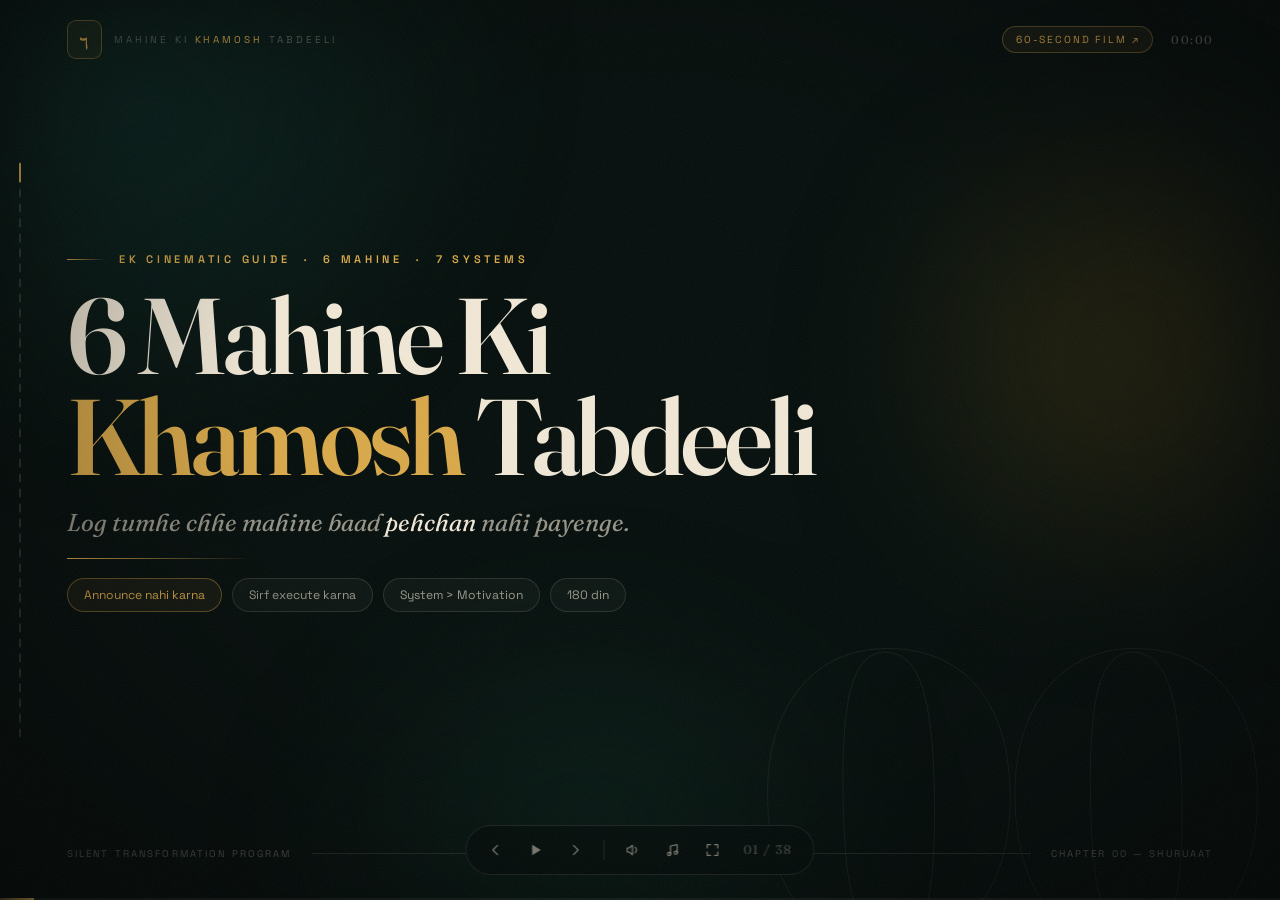
<file: app/index.html>
<!DOCTYPE html>
<html lang="ur-PK">
<head>
<meta charset="UTF-8" />
<meta name="viewport" content="width=device-width, initial-scale=1.0" />
<title>6 Mahine Ki Khamosh Tabdeeli — Silent Transformation</title>
<meta name="description" content="Ek cinematic self-improvement presentation: 6 mahine mein apni zindagi ko chup-chaap badalne ka poora system." />
<link rel="preconnect" href="https://fonts.googleapis.com">
<link rel="preconnect" href="https://fonts.gstatic.com" crossorigin>
<link href="https://fonts.googleapis.com/css2?family=Fraunces:ital,opsz,wght@0,9..144,300..900;1,9..144,300..900&family=Space+Grotesk:wght@300..700&family=Noto+Nastaliq+Urdu:wght@400..700&display=swap" rel="stylesheet">
<link rel="stylesheet" href="./style.css" />
</head>
<body>

<div class="letterbox" aria-hidden="true"></div>
<div class="grain" aria-hidden="true"></div>
<div class="vignette" aria-hidden="true"></div>
<div class="aurora" aria-hidden="true"><span></span><span></span><span></span></div>

<main class="stage" id="stage">
  <div class="deck" id="deck"><!-- slides injected --></div>
</main>

<!-- progress rail -->
<aside class="rail" id="rail" aria-hidden="true"></aside>

<!-- top bar -->
<header class="topbar">
  <div class="brand">
    <span class="brand-mark">۶</span>
    <span class="brand-text">MAHINE KI <em>KHAMOSH</em> TABDEELI</span>
  </div>
  <div class="topbar-right">
    <a class="film-link" href="./video.html">60-second film ↗</a>
    <span class="clock" id="clock">00:00</span>
  </div>
</header>

<div class="progressbar"><i id="progressFill"></i></div>

<!-- controls -->
<nav class="controls" id="controls">
  <button data-act="prev" title="Peeche (←)">
    <svg viewBox="0 0 24 24"><path d="M15 5l-7 7 7 7"/></svg>
  </button>
  <button data-act="play" id="btnPlay" title="Auto-play / Cinematic (P)">
    <svg viewBox="0 0 24 24" class="ic-play"><path d="M7 4l13 8-13 8z"/></svg>
    <svg viewBox="0 0 24 24" class="ic-pause"><path d="M7 4h4v16H7zM13 4h4v16h-4z"/></svg>
  </button>
  <button data-act="next" title="Aage (→ / Space)">
    <svg viewBox="0 0 24 24"><path d="M9 5l7 7-7 7"/></svg>
  </button>
  <span class="sep"></span>
  <button data-act="voice" id="btnVoice" class="toggle" title="Voiceover (V)">
    <svg viewBox="0 0 24 24"><path d="M4 9h3l5-4v14l-5-4H4zM16 8a5 5 0 010 8"/></svg>
  </button>
  <button data-act="music" id="btnMusic" class="toggle" title="Ambient music (M)">
    <svg viewBox="0 0 24 24"><path d="M9 18V6l10-2v12"/><circle cx="7" cy="18" r="2.4"/><circle cx="17" cy="16" r="2.4"/></svg>
  </button>
  <button data-act="full" title="Fullscreen (F)">
    <svg viewBox="0 0 24 24"><path d="M4 9V4h5M20 9V4h-5M4 15v5h5M20 15v5h-5"/></svg>
  </button>
  <span class="counter" id="counter">01 / 42</span>
</nav>

<script type="module" src="./main.js"></script>
</body>
</html>
</file>
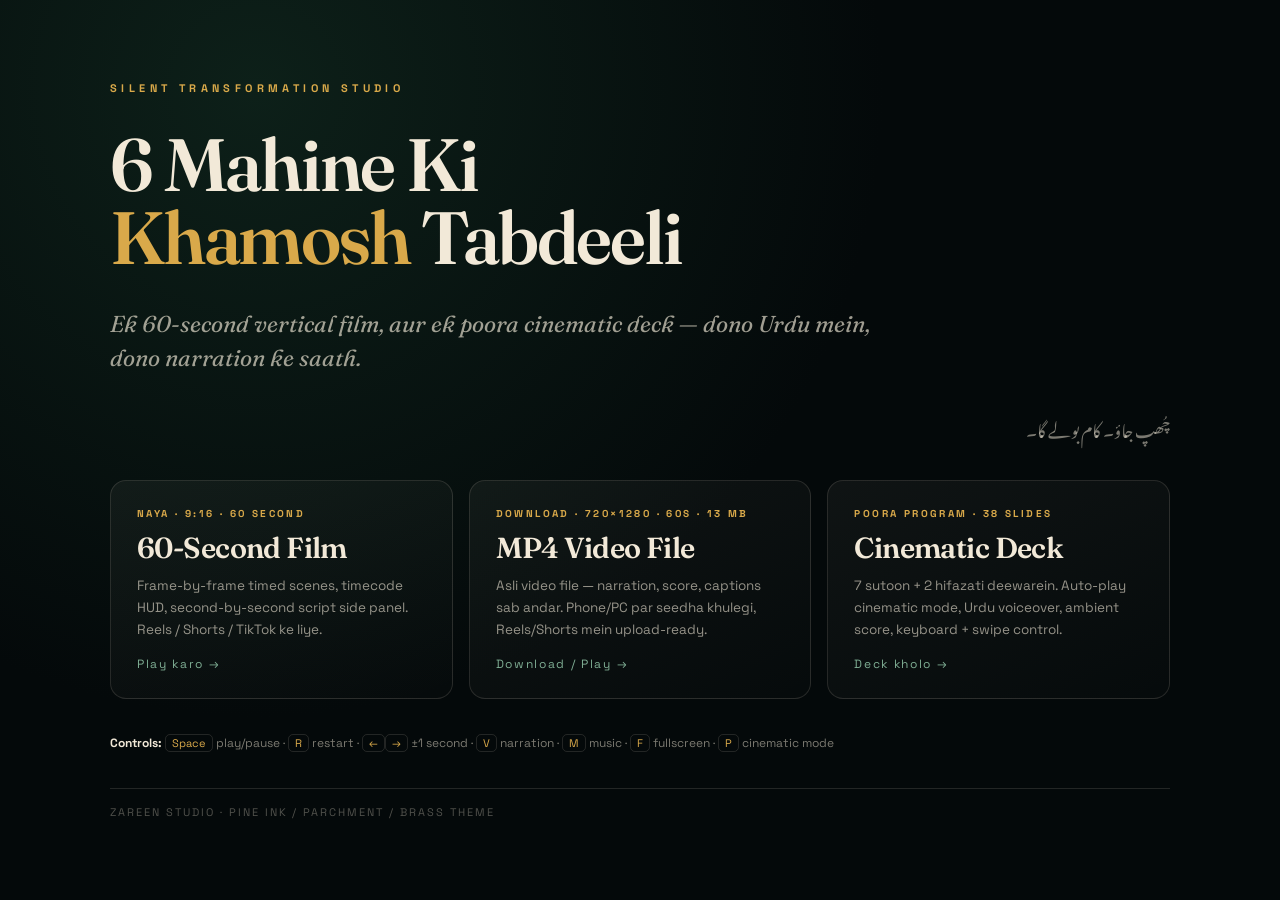
<file: app/home.html>
<!DOCTYPE html>
<html lang="ur-PK">
<head>
<meta charset="UTF-8" />
<meta name="viewport" content="width=device-width, initial-scale=1" />
<title>Khamosh Tabdeeli — Silent Transformation Studio</title>
<link rel="preconnect" href="https://fonts.googleapis.com">
<link rel="preconnect" href="https://fonts.gstatic.com" crossorigin>
<link href="https://fonts.googleapis.com/css2?family=Fraunces:opsz,wght@9..144,300..900&family=Space+Grotesk:wght@300..700&family=Noto+Nastaliq+Urdu:wght@400..700&display=swap" rel="stylesheet">
<style>
:root{--ink:#060f0d;--paper:#f2e9d8;--gold:#d9a94a;--sage:#7fae94;--line:rgba(242,233,216,.13)}
*{box-sizing:border-box;margin:0;padding:0}
body{min-height:100vh;background:radial-gradient(70vw 70vw at 20% 10%,#0d2019,#04090a 70%);color:var(--paper);
font-family:"Space Grotesk",system-ui,sans-serif;display:grid;place-items:center;padding:6vh 6vw;overflow-x:hidden}
.wrap{max-width:1060px;width:100%;display:flex;flex-direction:column;gap:34px}
.kick{font-size:11px;letter-spacing:.4em;color:var(--gold);text-transform:uppercase;font-weight:700}
h1{font-family:"Fraunces",Georgia,serif;font-weight:600;font-size:clamp(34px,6.4vw,74px);line-height:.98;letter-spacing:-.03em}
h1 span{color:var(--gold)}
.sub{font-family:"Fraunces",Georgia,serif;font-style:italic;font-size:clamp(15px,1.9vw,23px);color:rgba(242,233,216,.66);line-height:1.45;max-width:52ch}
.urd{font-family:"Noto Nastaliq Urdu",serif;direction:rtl;line-height:2.2;color:rgba(242,233,216,.5);font-size:clamp(13px,1.5vw,17px)}
.cards{display:grid;grid-template-columns:repeat(auto-fit,minmax(280px,1fr));gap:16px}
a.card{display:flex;flex-direction:column;gap:10px;padding:26px;border:1px solid var(--line);border-radius:16px;
background:linear-gradient(155deg,rgba(242,233,216,.05),rgba(242,233,216,.012));text-decoration:none;color:inherit;
transition:transform .4s cubic-bezier(.16,1,.3,1),border-color .4s}
a.card:hover{transform:translateY(-5px);border-color:rgba(217,169,74,.45)}
.tag{font-size:10px;letter-spacing:.24em;text-transform:uppercase;color:var(--gold);font-weight:700}
.ct{font-family:"Fraunces",Georgia,serif;font-size:clamp(20px,2.4vw,29px);font-weight:600;letter-spacing:-.02em}
.cd{font-size:13.5px;line-height:1.6;color:rgba(242,233,216,.6)}
.go{margin-top:6px;font-size:12px;letter-spacing:.14em;color:var(--sage)}
.foot{font-size:11px;letter-spacing:.18em;text-transform:uppercase;color:rgba(242,233,216,.32);border-top:1px solid var(--line);padding-top:16px}
.keys{font-size:12px;line-height:1.7;color:rgba(242,233,216,.5)}
kbd{border:1px solid var(--line);border-radius:5px;padding:1px 6px;font-family:"Space Grotesk",monospace;font-size:11px;color:var(--gold)}
</style>
</head>
<body>
<div class="wrap">
  <div class="kick">Silent Transformation Studio</div>
  <h1>6 Mahine Ki<br><span>Khamosh</span> Tabdeeli</h1>
  <p class="sub">Ek 60-second vertical film, aur ek poora cinematic deck — dono Urdu mein, dono narration ke saath.</p>
  <p class="urd">چُھپ جاؤ۔ کام بولے گا۔</p>

  <div class="cards">
    <a class="card" href="./video.html">
      <div class="tag">Naya · 9:16 · 60 second</div>
      <div class="ct">60-Second Film</div>
      <div class="cd">Frame-by-frame timed scenes, timecode HUD, second-by-second script side panel. Reels / Shorts / TikTok ke liye.</div>
      <div class="go">Play karo →</div>
    </a>
    <a class="card" href="./exports/khamosh-tabdeeli-60s.mp4" download>
      <div class="tag">Download · 720×1280 · 60s · 13 MB</div>
      <div class="ct">MP4 Video File</div>
      <div class="cd">Asli video file — narration, score, captions sab andar. Phone/PC par seedha khulegi, Reels/Shorts mein upload-ready.</div>
      <div class="go">Download / Play →</div>
    </a>
    <a class="card" href="./index.html">
      <div class="tag">Poora program · 38 slides</div>
      <div class="ct">Cinematic Deck</div>
      <div class="cd">7 sutoon + 2 hifazati deewarein. Auto-play cinematic mode, Urdu voiceover, ambient score, keyboard + swipe control.</div>
      <div class="go">Deck kholo →</div>
    </a>
  </div>

  <div class="keys">
    <b style="color:var(--paper)">Controls:</b>
    <kbd>Space</kbd> play/pause · <kbd>R</kbd> restart · <kbd>←</kbd><kbd>→</kbd> ±1 second ·
    <kbd>V</kbd> narration · <kbd>M</kbd> music · <kbd>F</kbd> fullscreen · <kbd>P</kbd> cinematic mode
  </div>

  <div class="foot">Zareen Studio · Pine ink / Parchment / Brass theme</div>
</div>
</body>
</html>
</file>
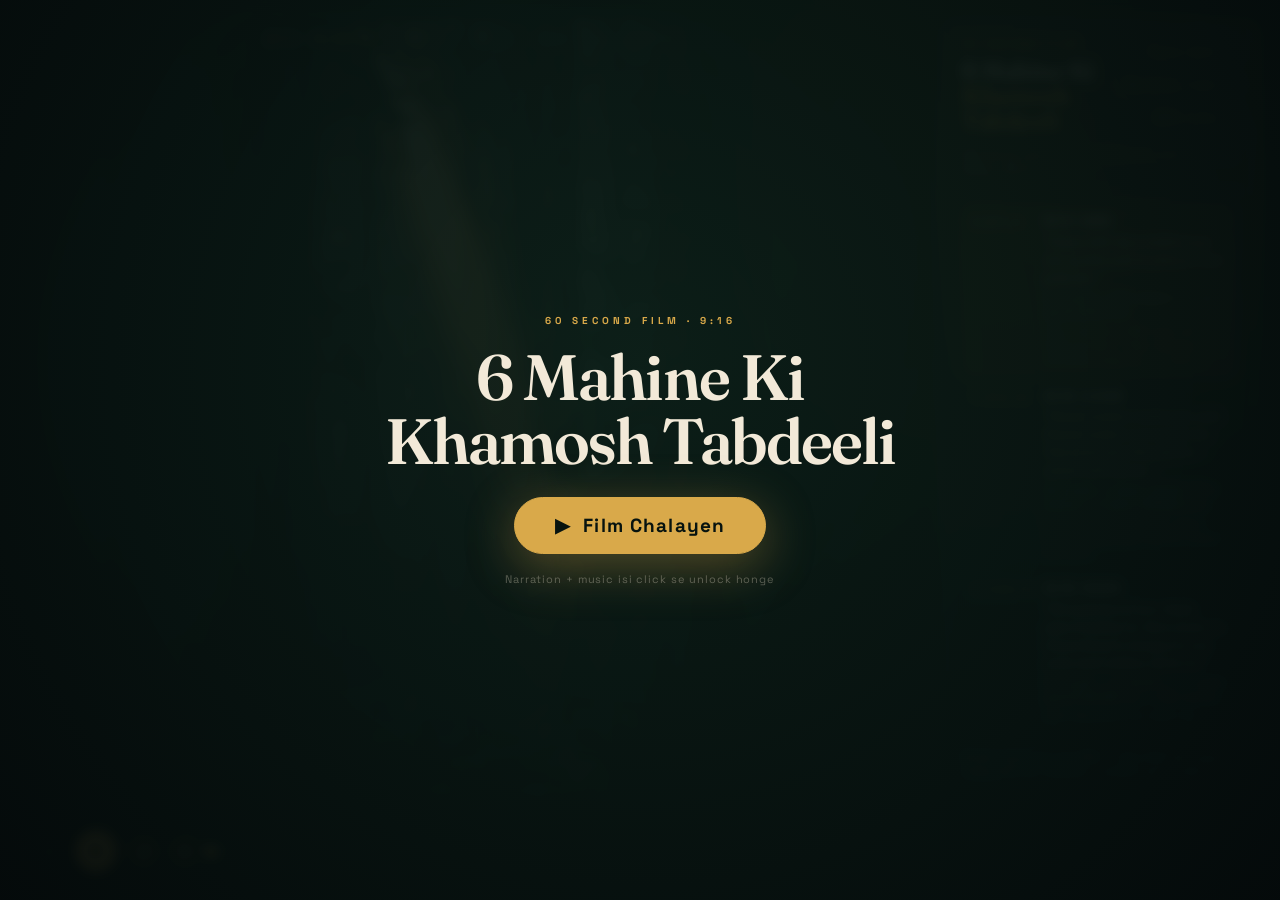
<file: app/video.html>
<!DOCTYPE html>
<html lang="ur-PK">
<head>
<meta charset="UTF-8" />
<meta name="viewport" content="width=device-width, initial-scale=1, viewport-fit=cover" />
<title>60 Second — 6 Mahine Ki Khamosh Tabdeeli</title>
<meta name="description" content="60-second vertical cinematic video: 6 mahine ki khamosh tabdeeli. Frame-by-frame timed scenes with Urdu narration." />
<link rel="preconnect" href="https://fonts.googleapis.com">
<link rel="preconnect" href="https://fonts.gstatic.com" crossorigin>
<link href="https://fonts.googleapis.com/css2?family=Fraunces:ital,opsz,wght@0,9..144,300..900;1,9..144,300..900&family=Space+Grotesk:wght@300..700&family=JetBrains+Mono:wght@400;700&family=Noto+Nastaliq+Urdu:wght@400..700&display=swap" rel="stylesheet">
<link rel="stylesheet" href="./video.css" />
</head>
<body>

<div class="room">
  <div class="room-glow" aria-hidden="true"></div>

  <!-- vertical 9:16 stage -->
  <div class="frame" id="frame">
    <div class="screen" id="screen">
      <div class="bgs" aria-hidden="true"><div class="bg" id="bgA"></div><div class="bg" id="bgB"></div></div>
      <div class="parts" id="parts" aria-hidden="true"></div>
      <div class="cam" id="cam">
        <div class="layers" id="layers"></div>
      </div>
      <div class="caps" id="caps" aria-hidden="true">
        <div class="cap-line" id="capLine"></div>
        <div class="cap-bar"><i id="capBar"></i></div>
      </div>
      <div class="scr-grain" aria-hidden="true"></div>
      <div class="scr-vig" aria-hidden="true"></div>
      <div class="scr-scan" aria-hidden="true"></div>
      <div class="scr-safe" aria-hidden="true"><i></i><i></i><i></i><i></i></div>

      <!-- HUD -->
      <div class="hud">
        <div class="hud-l">
          <span class="rec"><i></i>REC</span>
          <span class="tc" id="tc">00:00:00</span>
        </div>
        <div class="hud-r">
          <span id="sceneTag">SC 01</span>
          <span class="fps">9:16 · 24fps</span>
        </div>
      </div>

      <!-- beat ruler -->
      <div class="ruler" id="ruler"></div>
    </div>
  </div>

  <!-- side panel: second-by-second script -->
  <aside class="panel">
    <div class="panel-top">
      <div>
        <div class="p-kick">60 SECOND FILM</div>
        <h1 class="p-title">6 Mahine Ki<br><span>Khamosh Tabdeeli</span></h1>
      </div>
      <div class="p-links">
        <a class="deck-link" href="./index.html">Poora deck →</a>
        <a class="deck-link" href="./assets/vo/v2-full.mp3" download>Narration track ↓</a>
        <a class="deck-link" href="./exports/khamosh-tabdeeli-60s.mp4" download>MP4 video ↓</a>
      </div>
    </div>
    <div class="p-sub">Second-by-second script · frame-accurate · vertical (Reels / Shorts / TikTok)</div>
    <div class="beats" id="beats"></div>
    <div class="p-note">Screen record karo (ya OBS) — video 9:16 mein export-ready chalti hai. Voiceover + ambient score andar hi hai.</div>
  </aside>

  <!-- big first-click gate (audio unlock + play) -->
  <div class="gate" id="gate">
    <div class="gate-in">
      <div class="gate-k">60 SECOND FILM · 9:16</div>
      <div class="gate-t">6 Mahine Ki<br>Khamosh Tabdeeli</div>
      <button id="gateBtn">▶ &nbsp;Film Chalayen</button>
      <div class="gate-s">Narration + music isi click se unlock honge</div>
    </div>
  </div>

  <!-- transport -->
  <div class="transport">
    <button id="btnRestart" title="Restart (R)"><svg viewBox="0 0 24 24"><path d="M4 12a8 8 0 108-8"/><path d="M4 4v5h5"/></svg></button>
    <button id="btnPlay" class="big" title="Play / Pause (Space)"><svg viewBox="0 0 24 24" class="ic-play"><path d="M7 4l13 8-13 8z"/></svg><svg viewBox="0 0 24 24" class="ic-pause"><path d="M7 4h4v16H7zM13 4h4v16h-4z"/></svg></button>
    <button id="btnMute" class="on" title="Music (M)"><svg viewBox="0 0 24 24"><path d="M9 18V6l10-2v12"/><circle cx="7" cy="18" r="2.4"/><circle cx="17" cy="16" r="2.4"/></svg></button>
    <button id="btnVoice" class="on" title="Narration (V)"><svg viewBox="0 0 24 24"><path d="M4 9h3l5-4v14l-5-4H4zM16 8a5 5 0 010 8"/></svg></button>
    <div class="scrub" id="scrub"><i id="scrubFill"></i><b id="scrubHead"></b></div>
    <div class="t-readout" id="readout">0.00s / 60.00s</div>
  </div>
</div>

<script type="module" src="./video.js"></script>
</body>
</html>
</file>
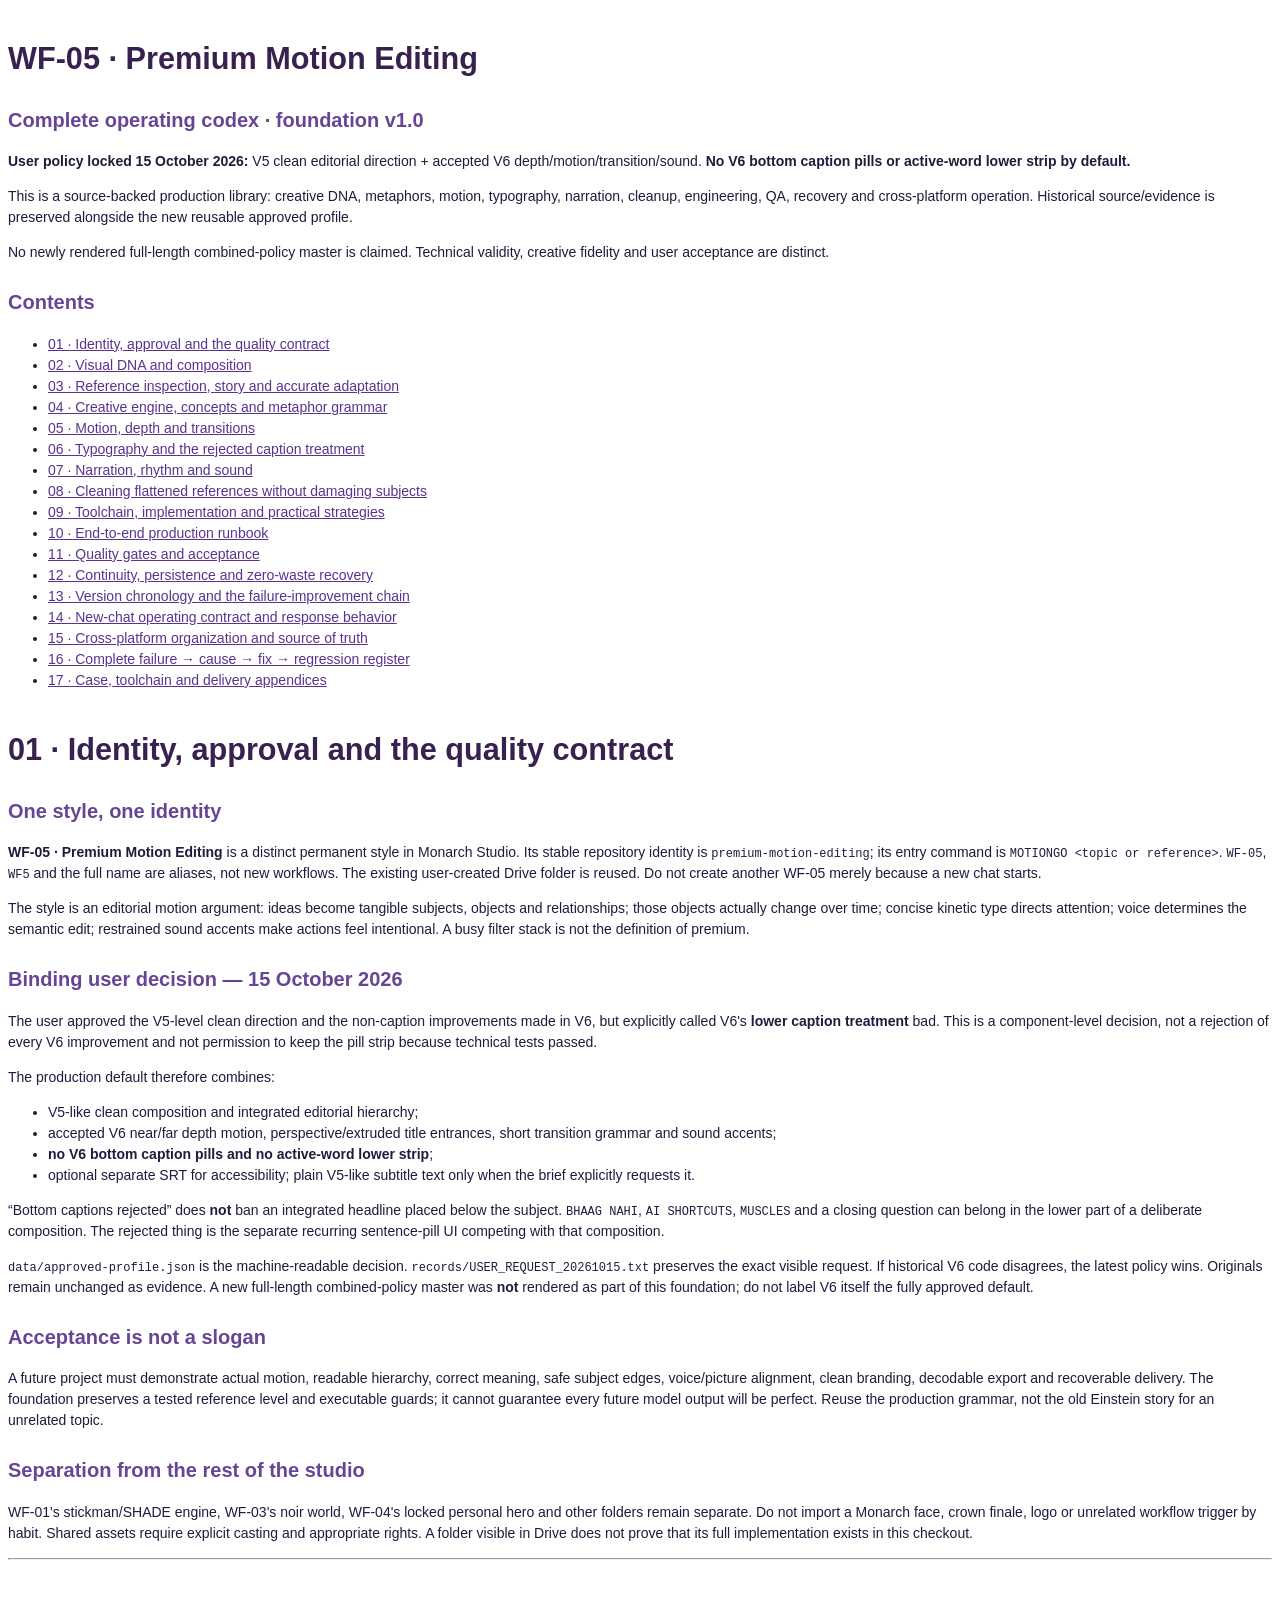
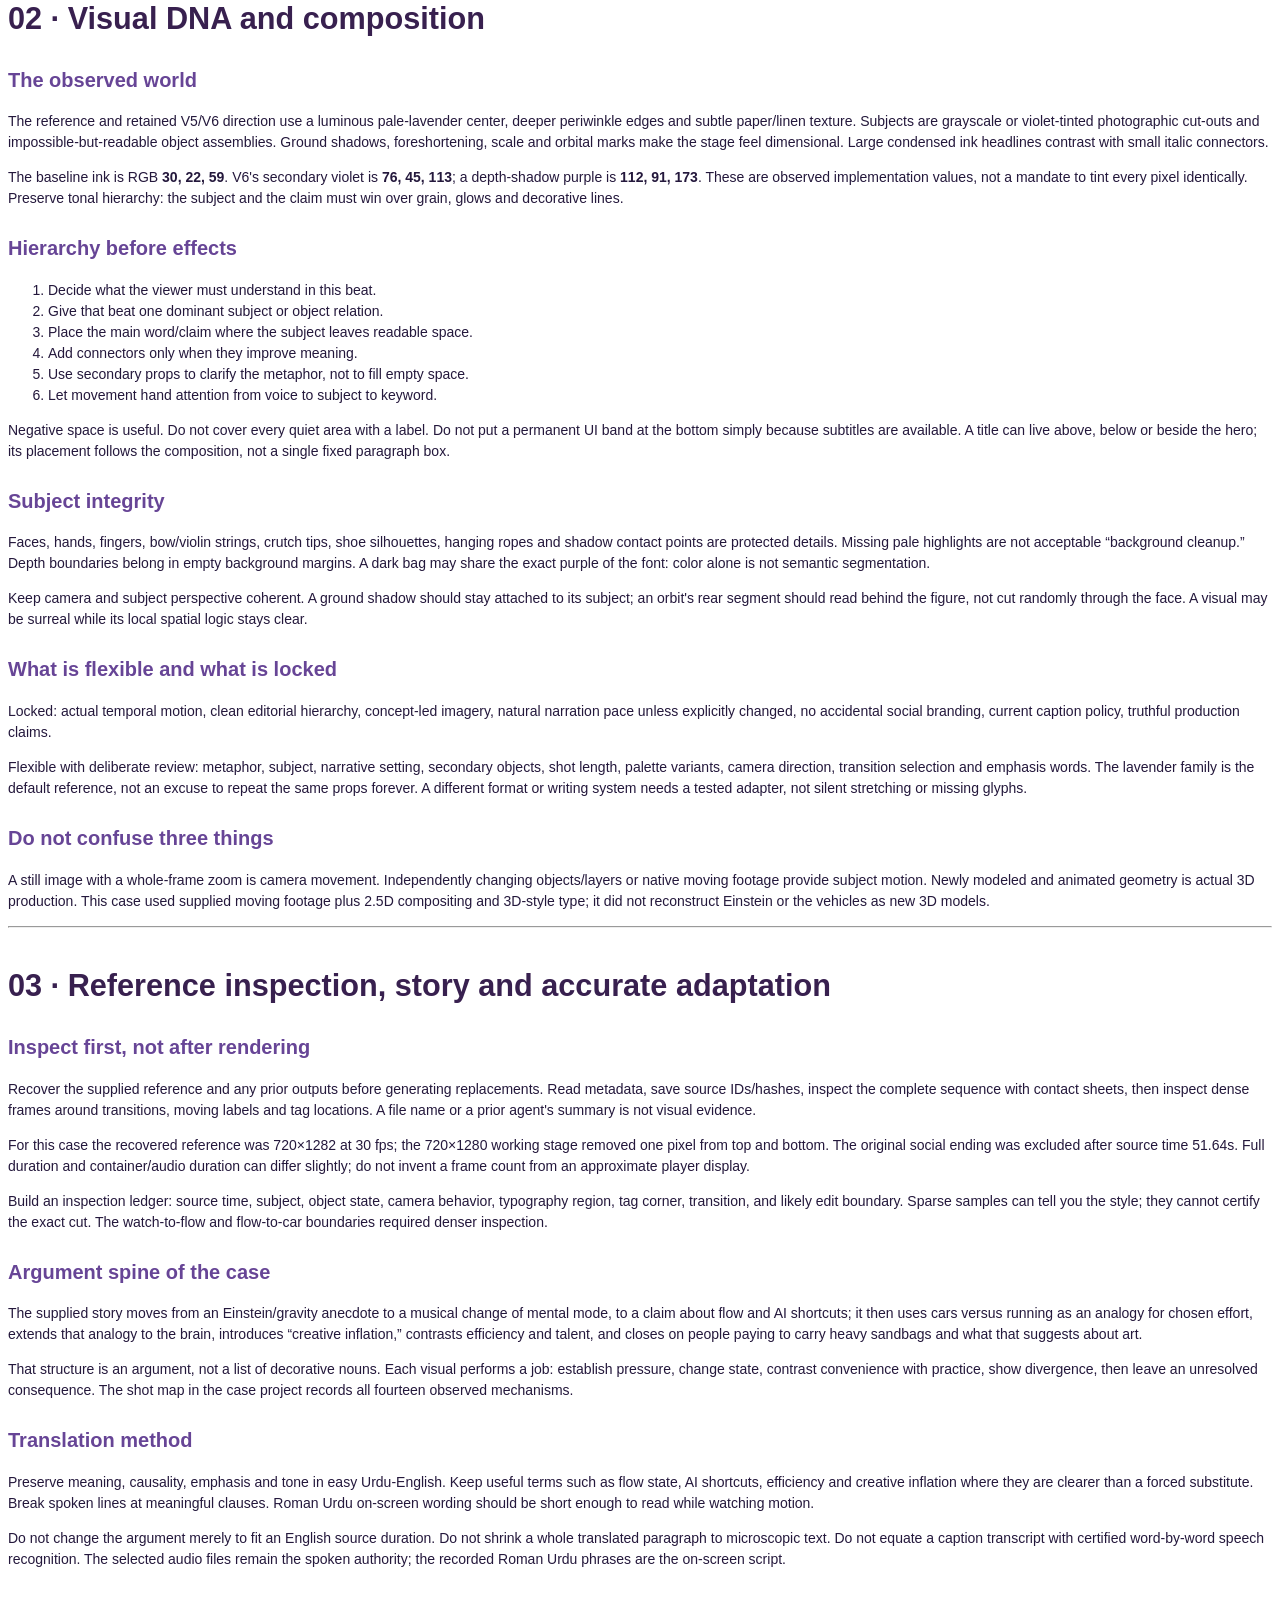
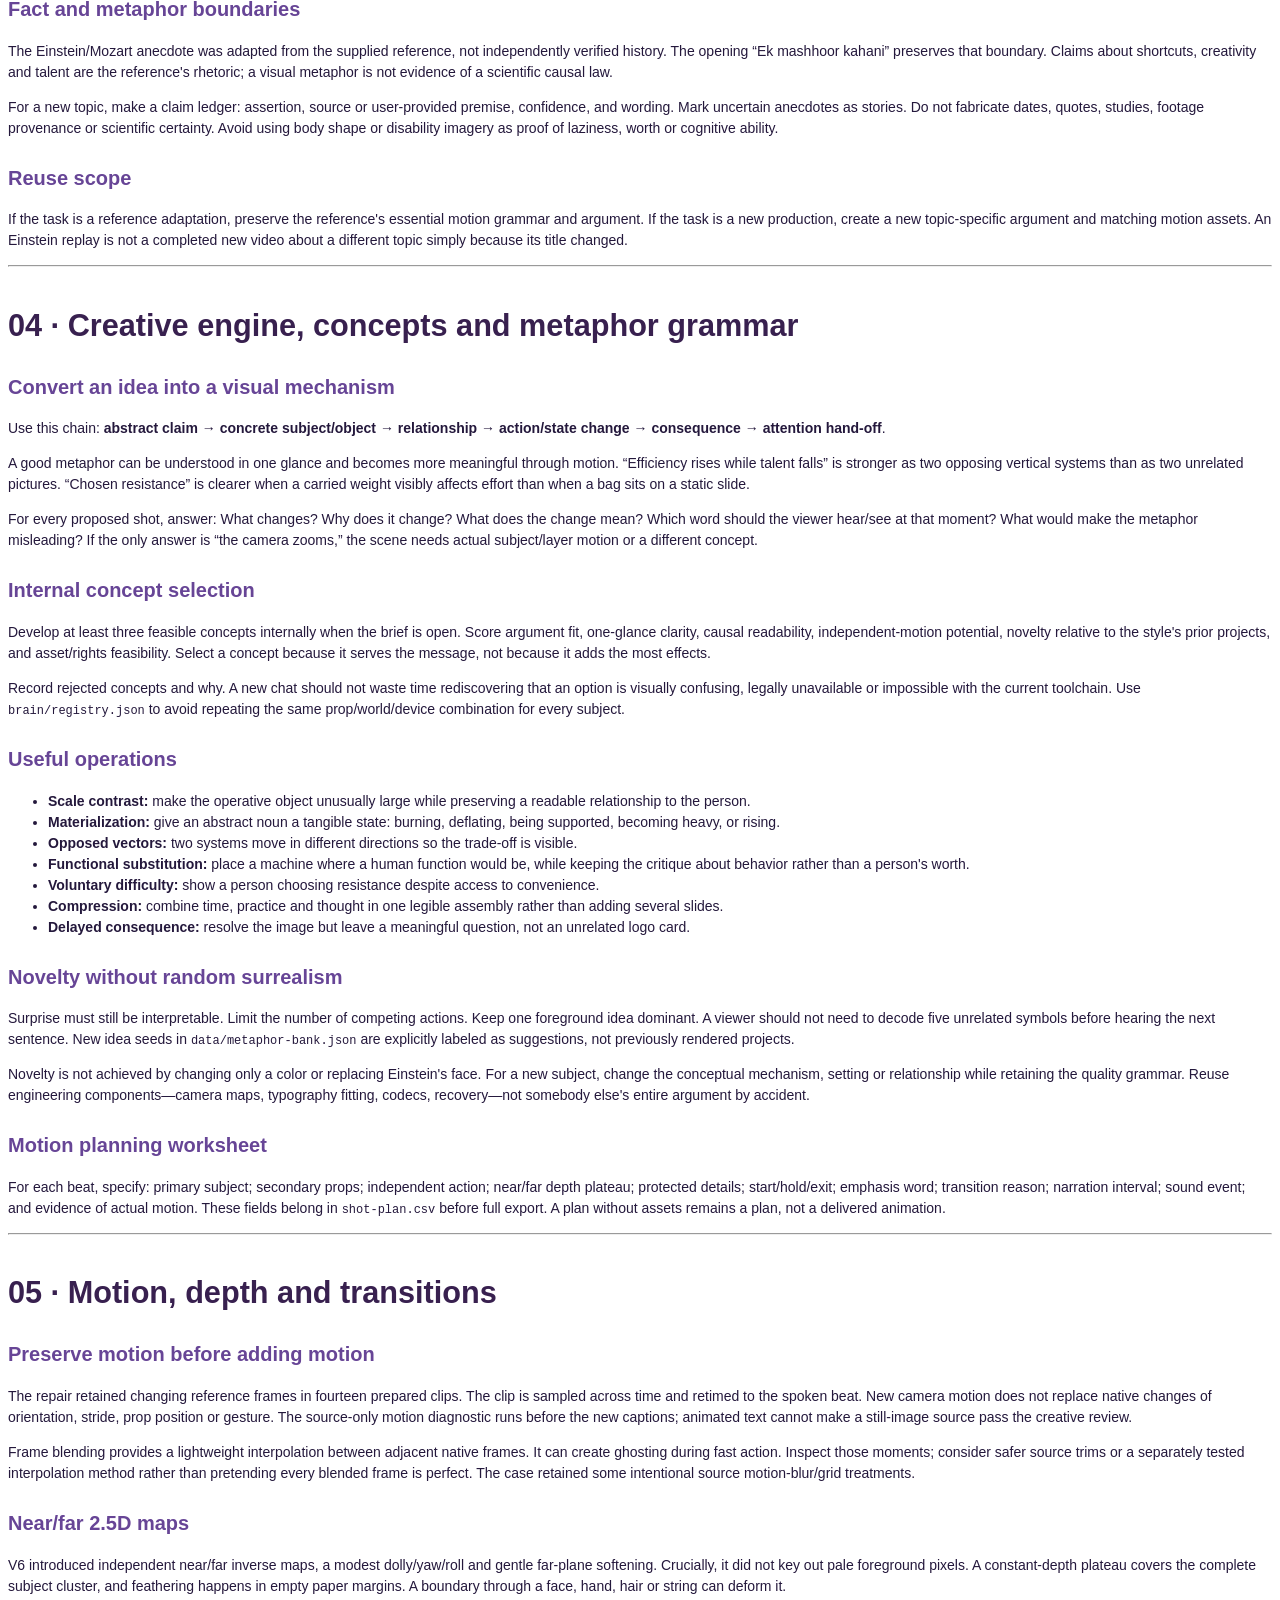
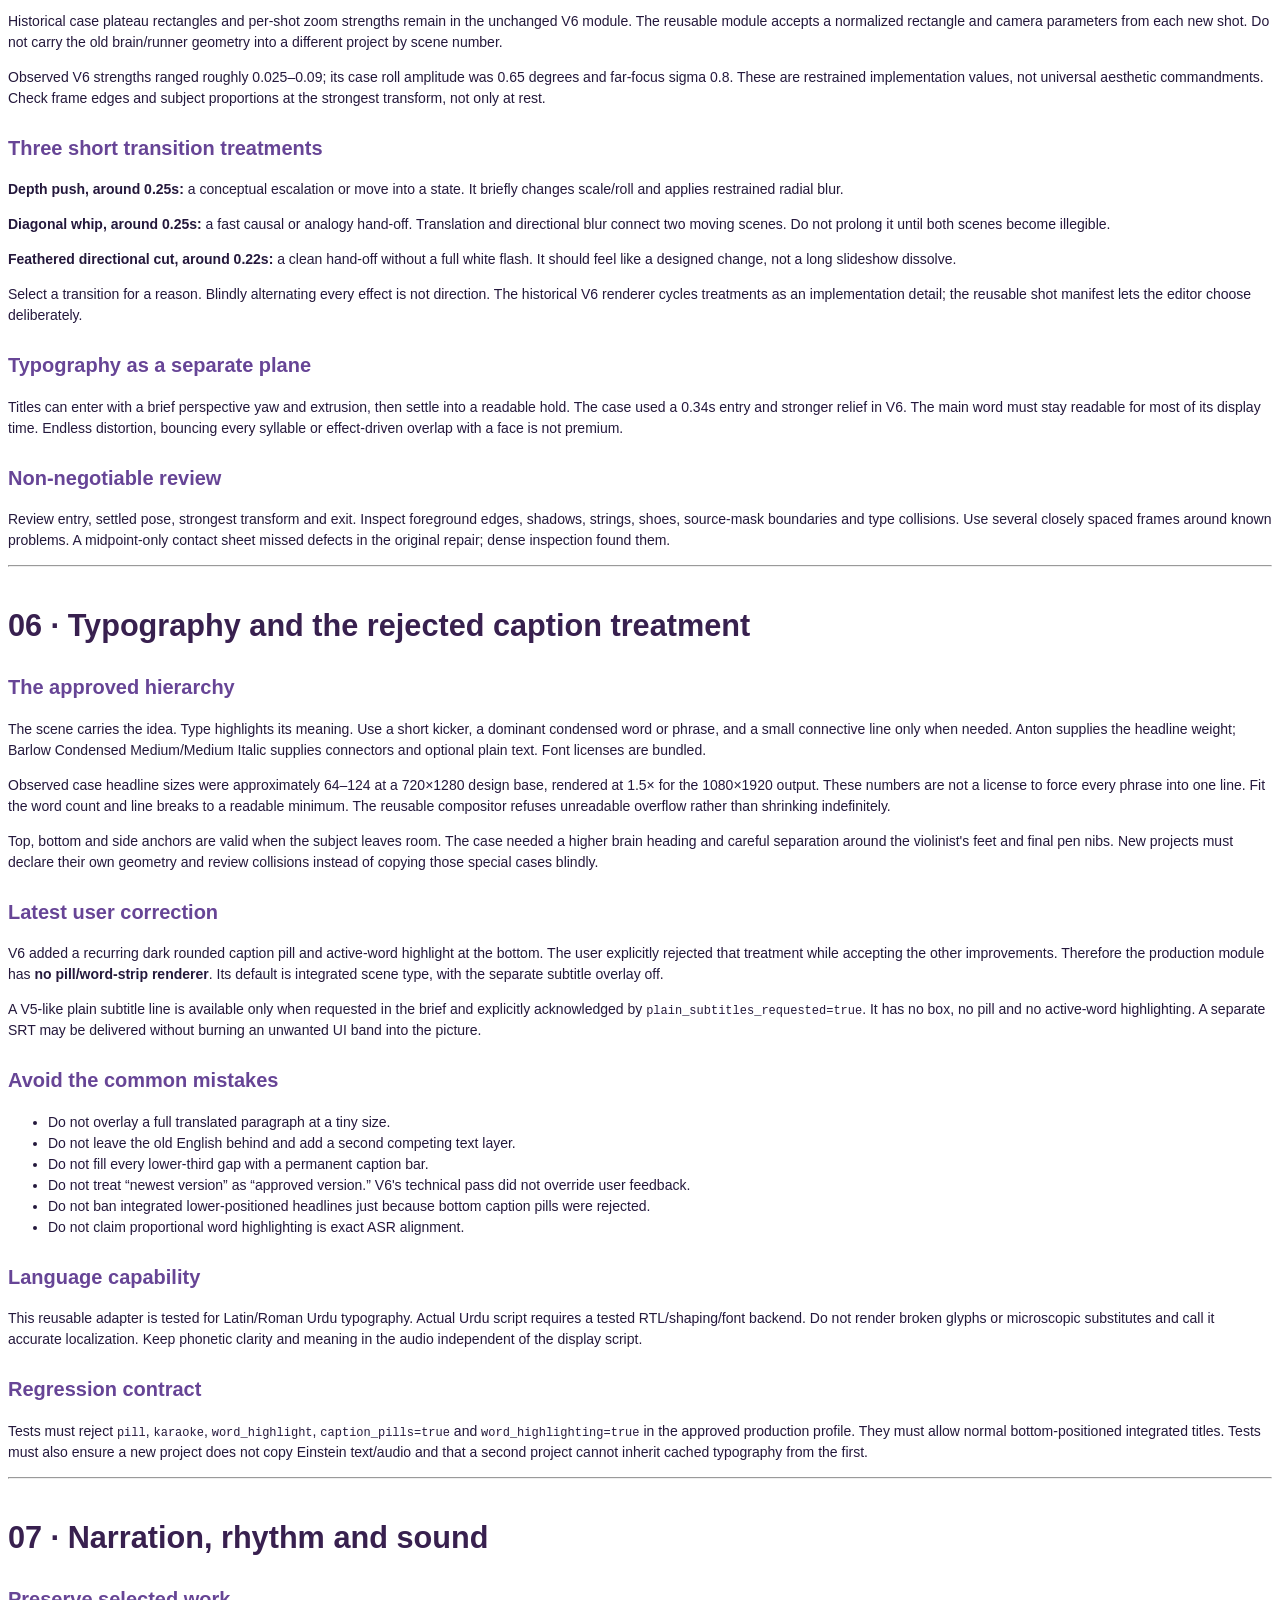
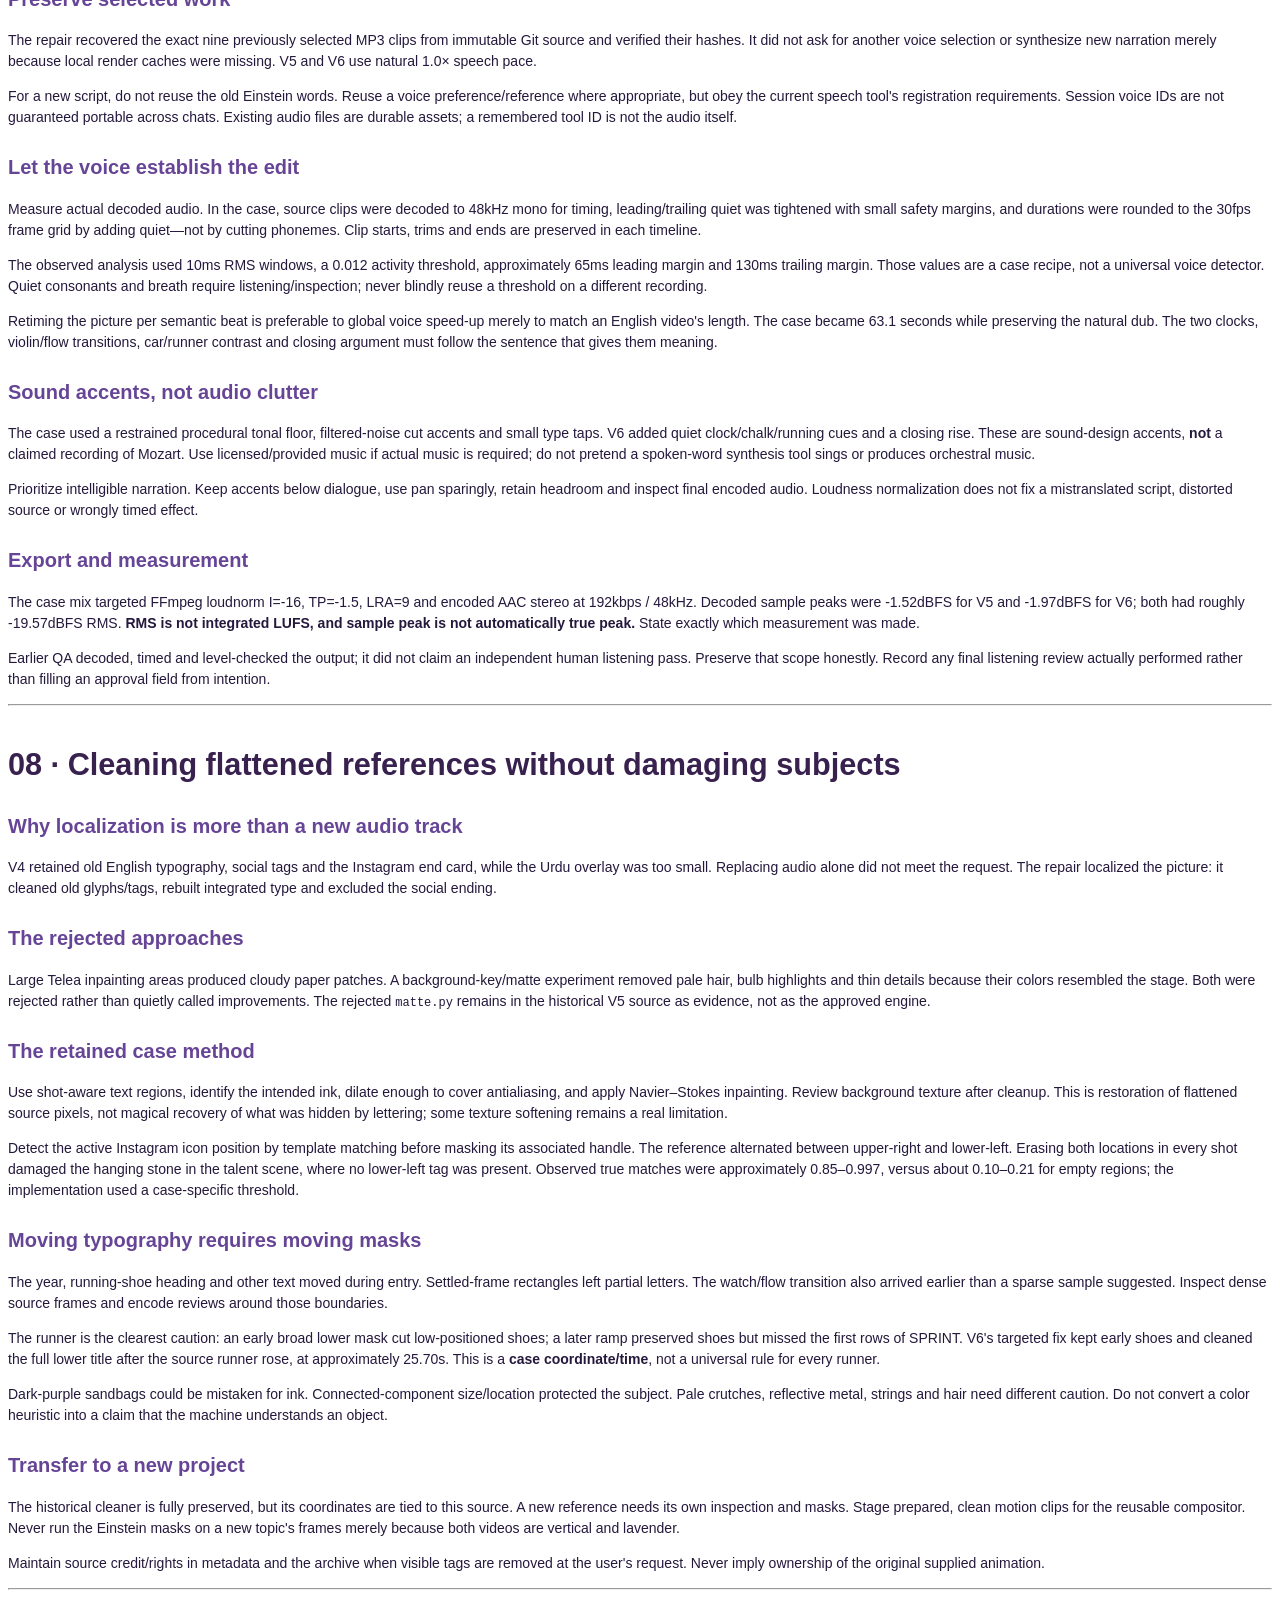
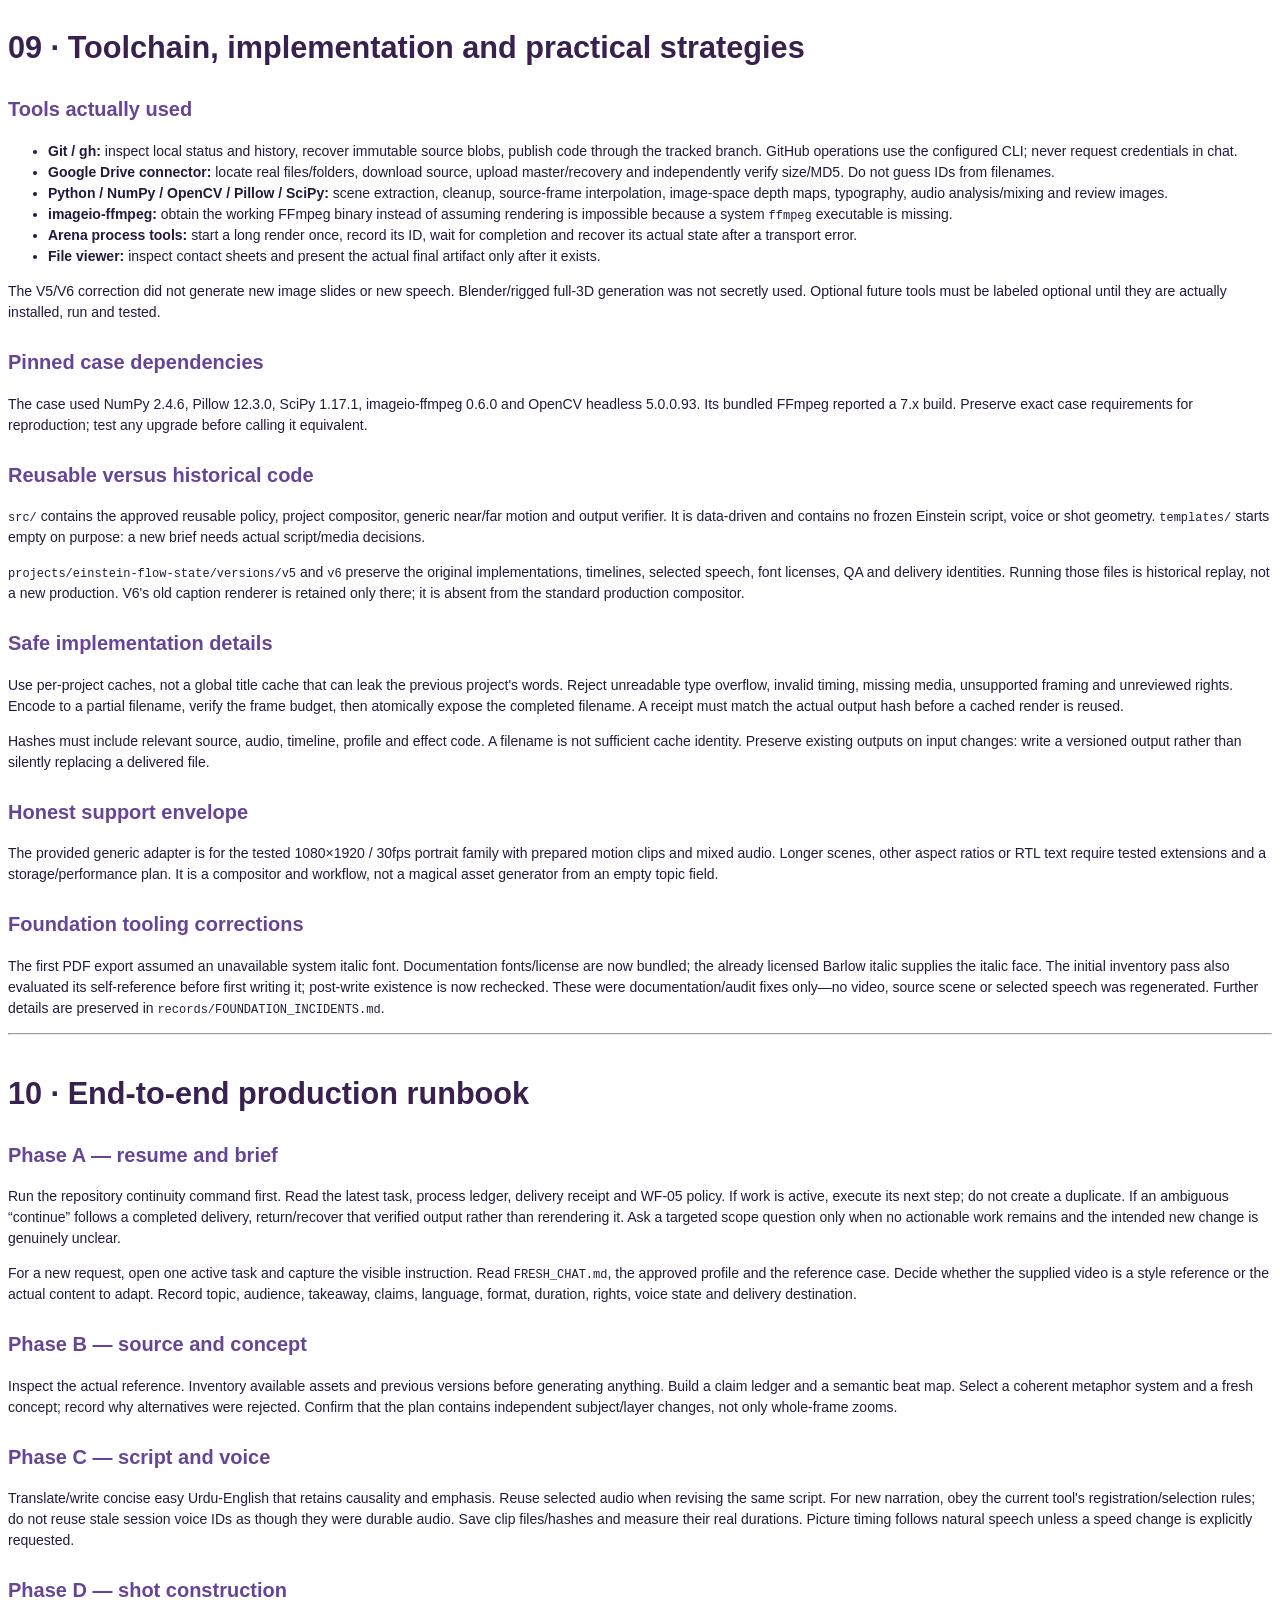
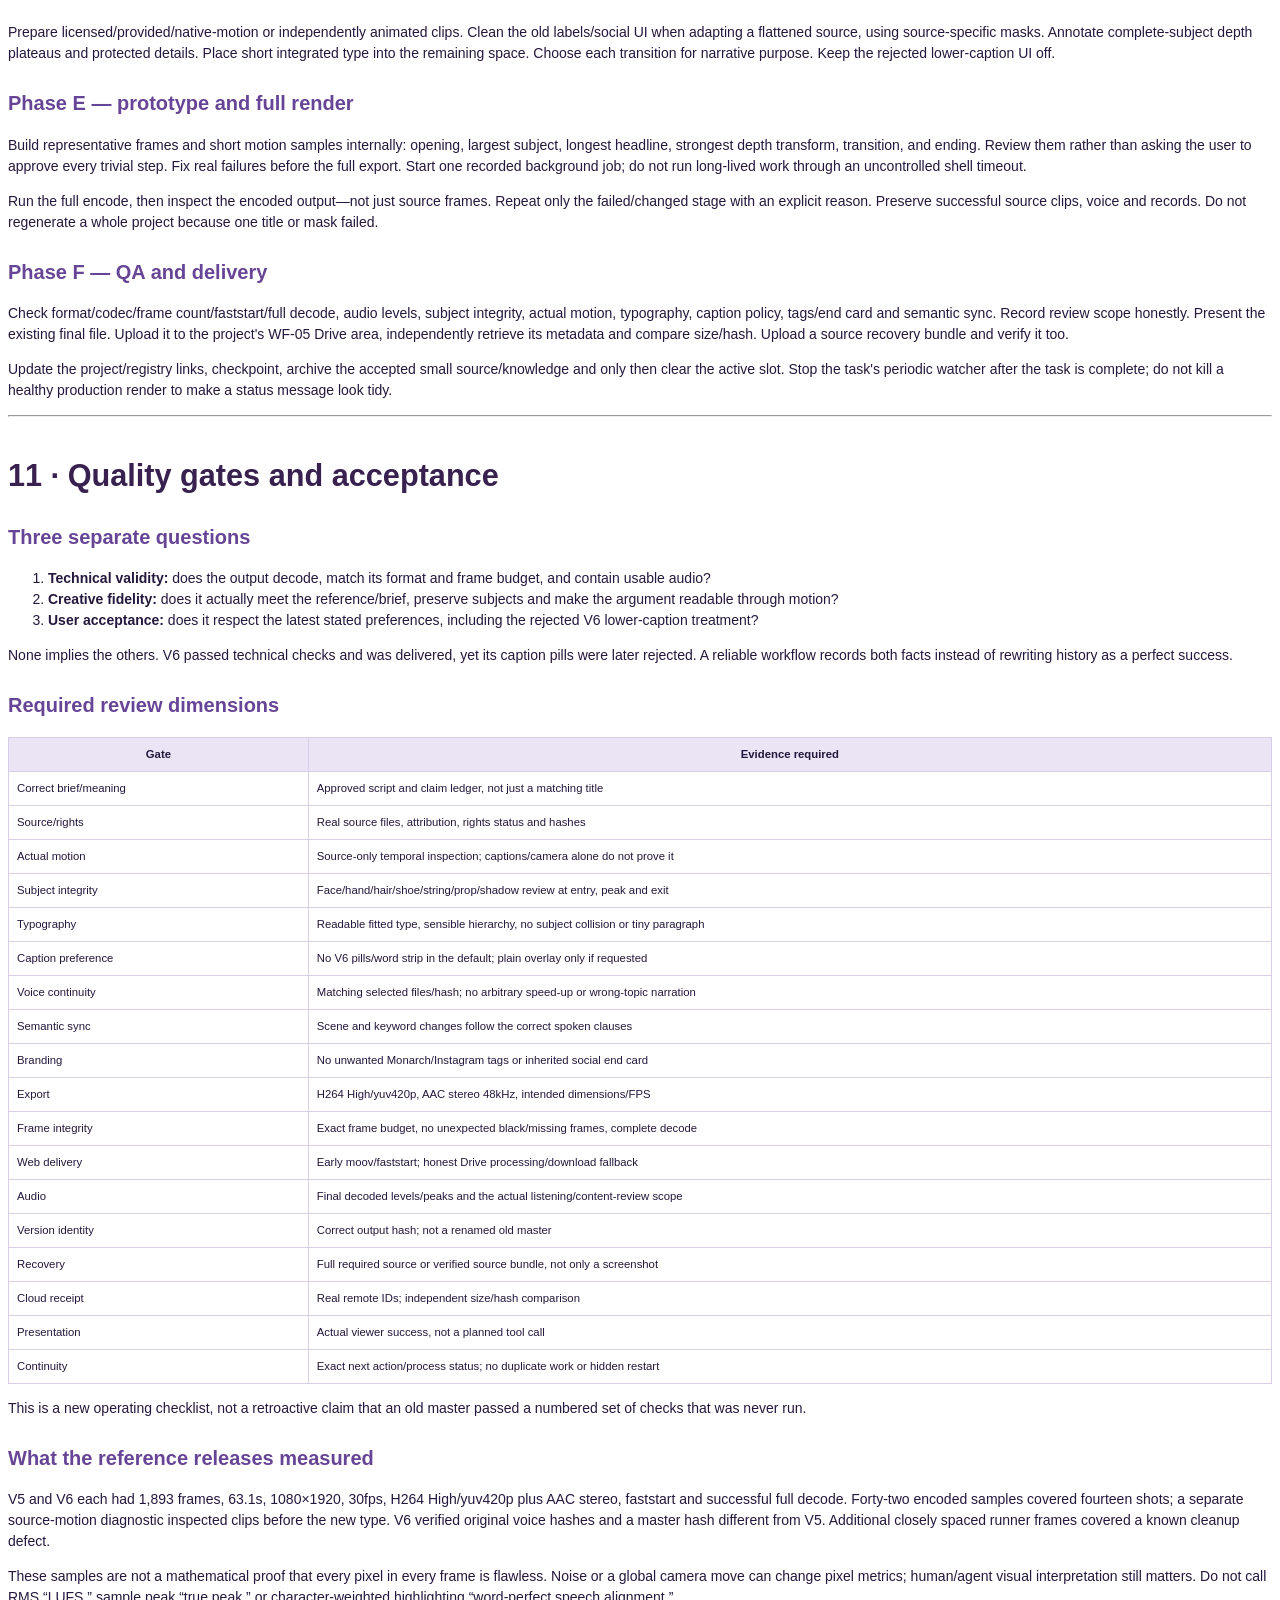
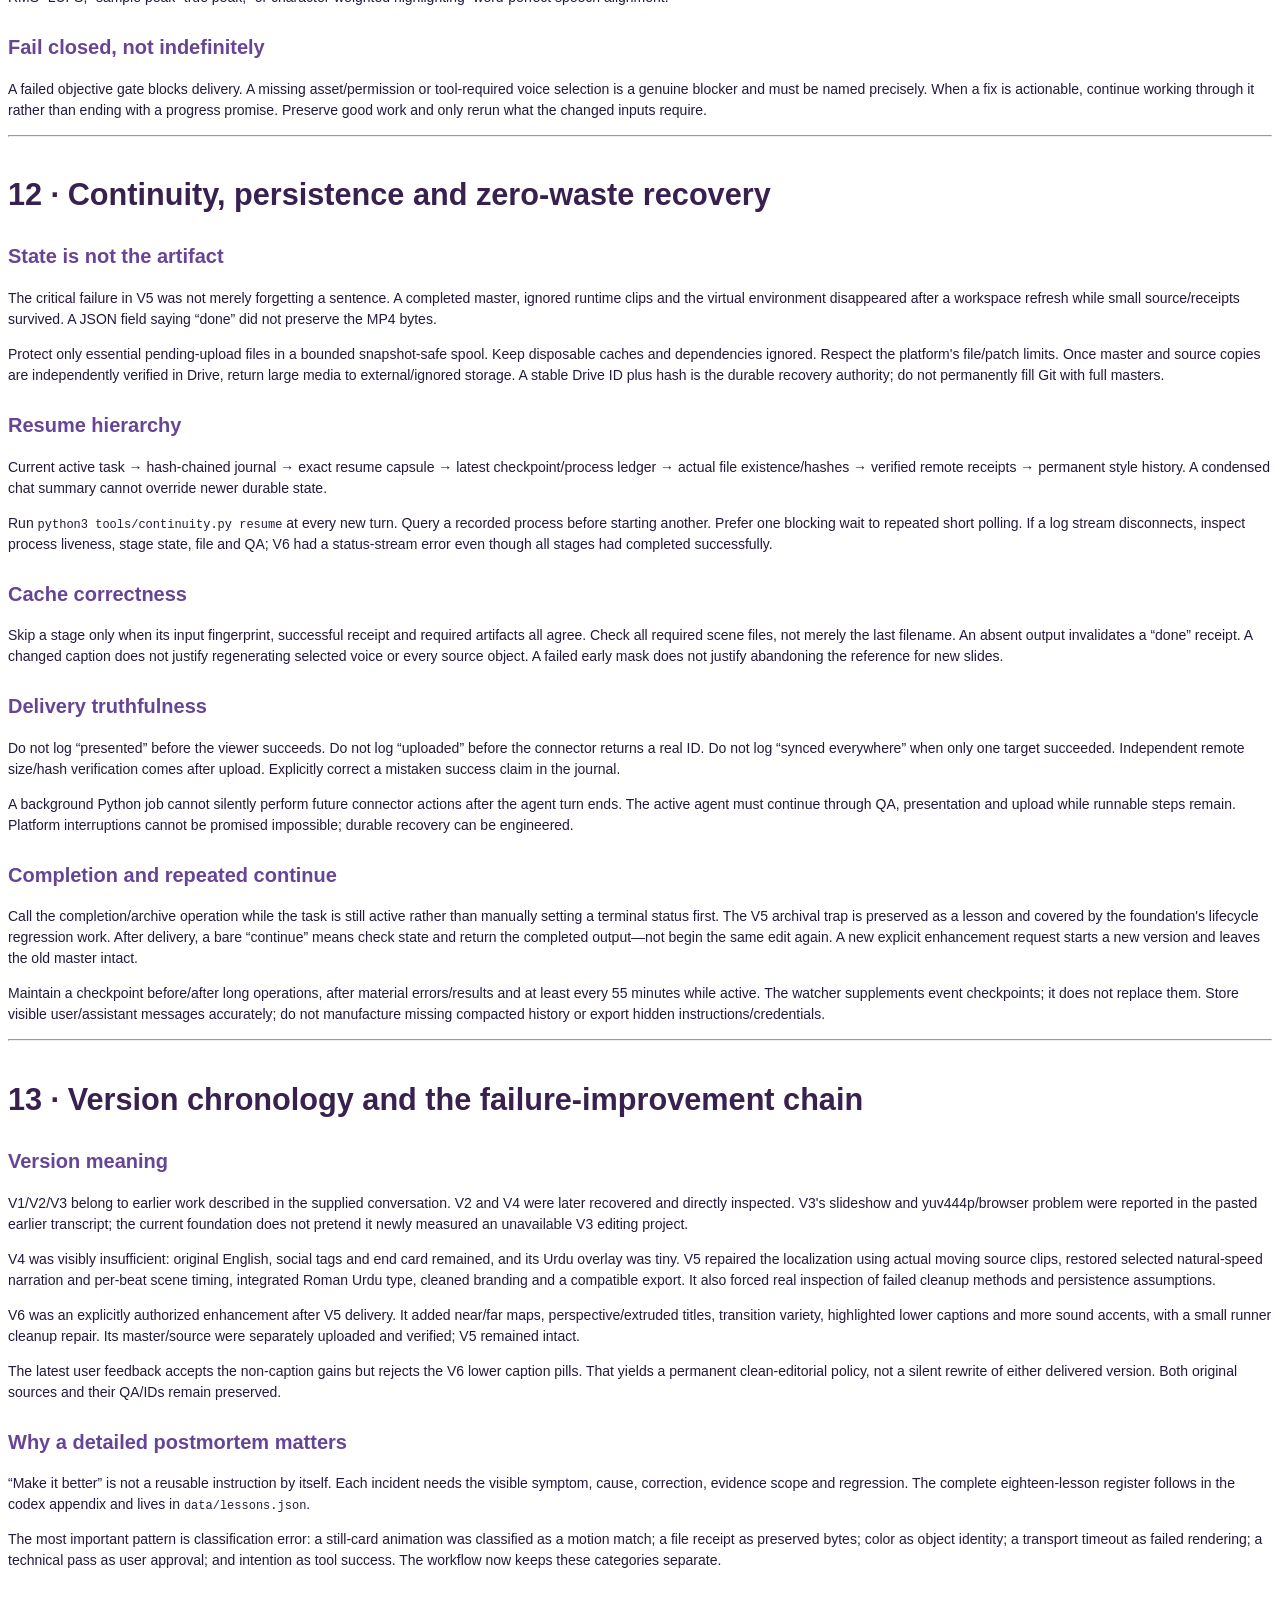
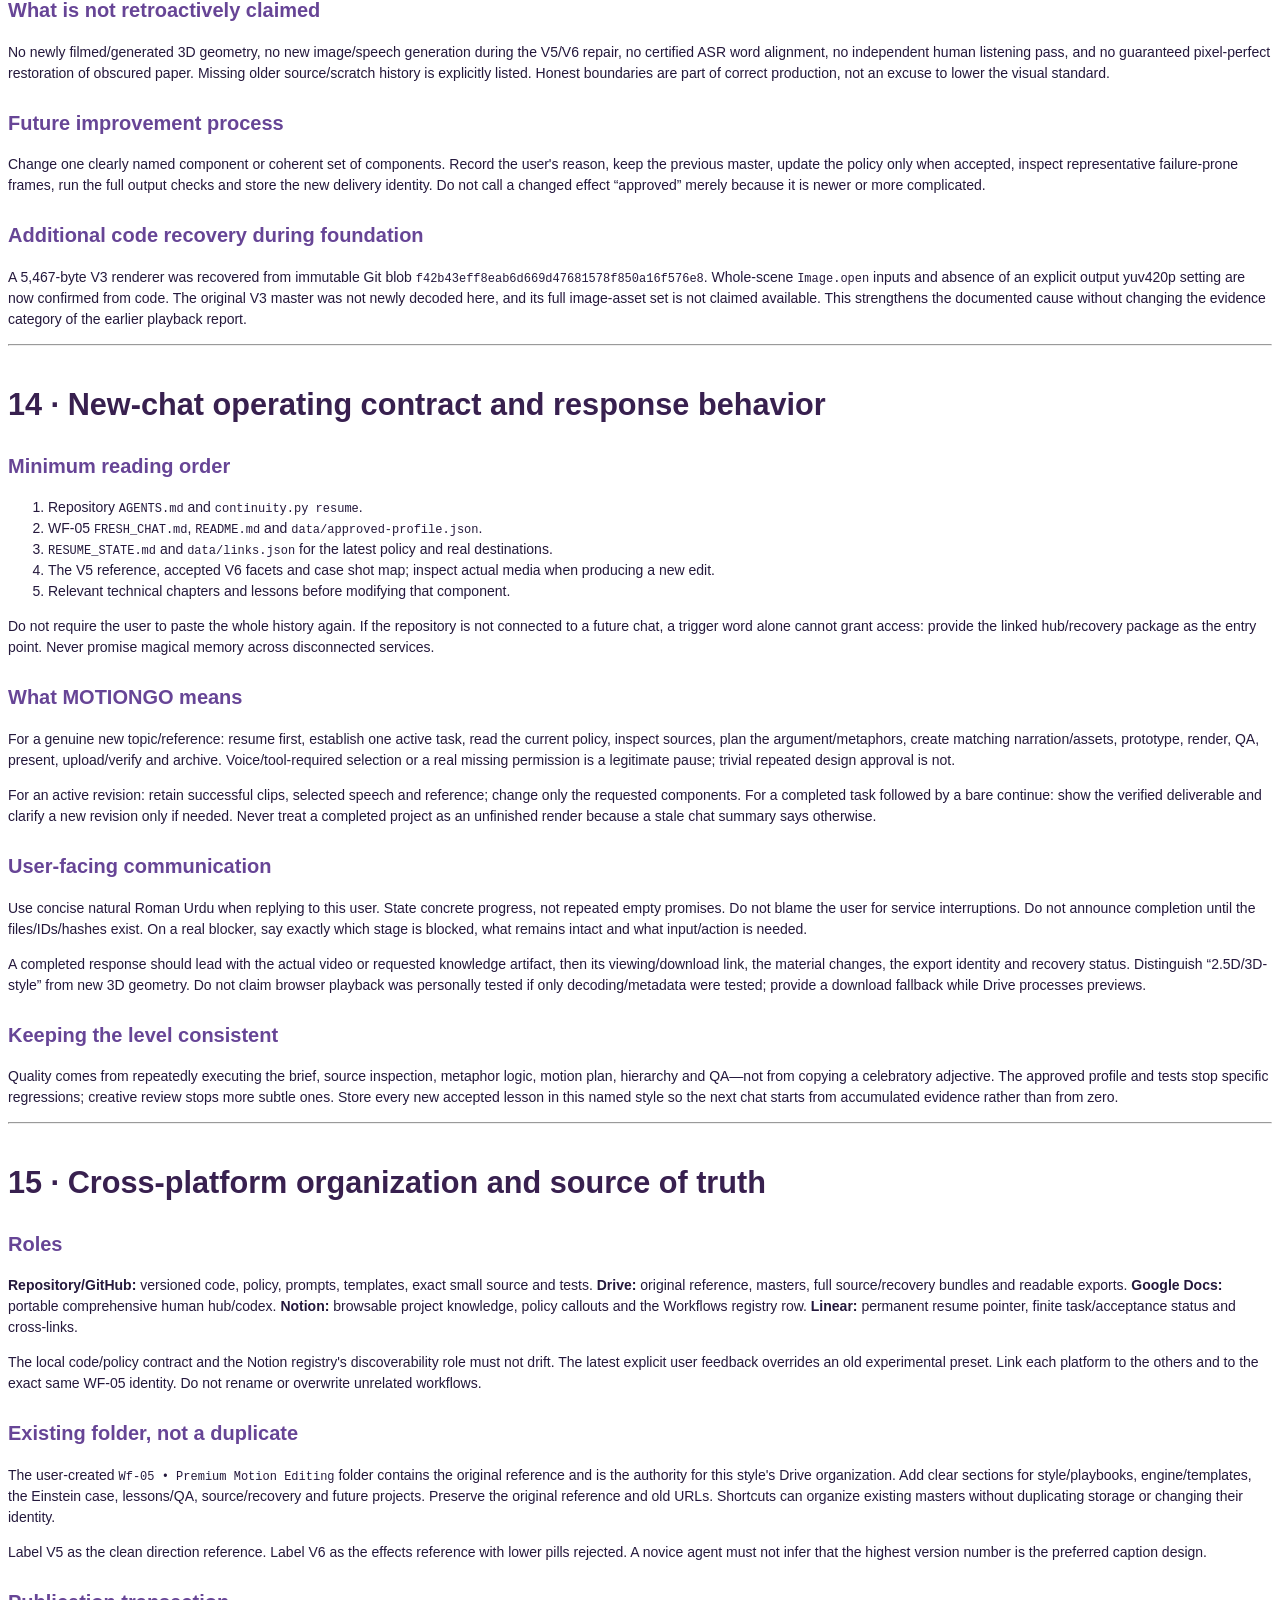
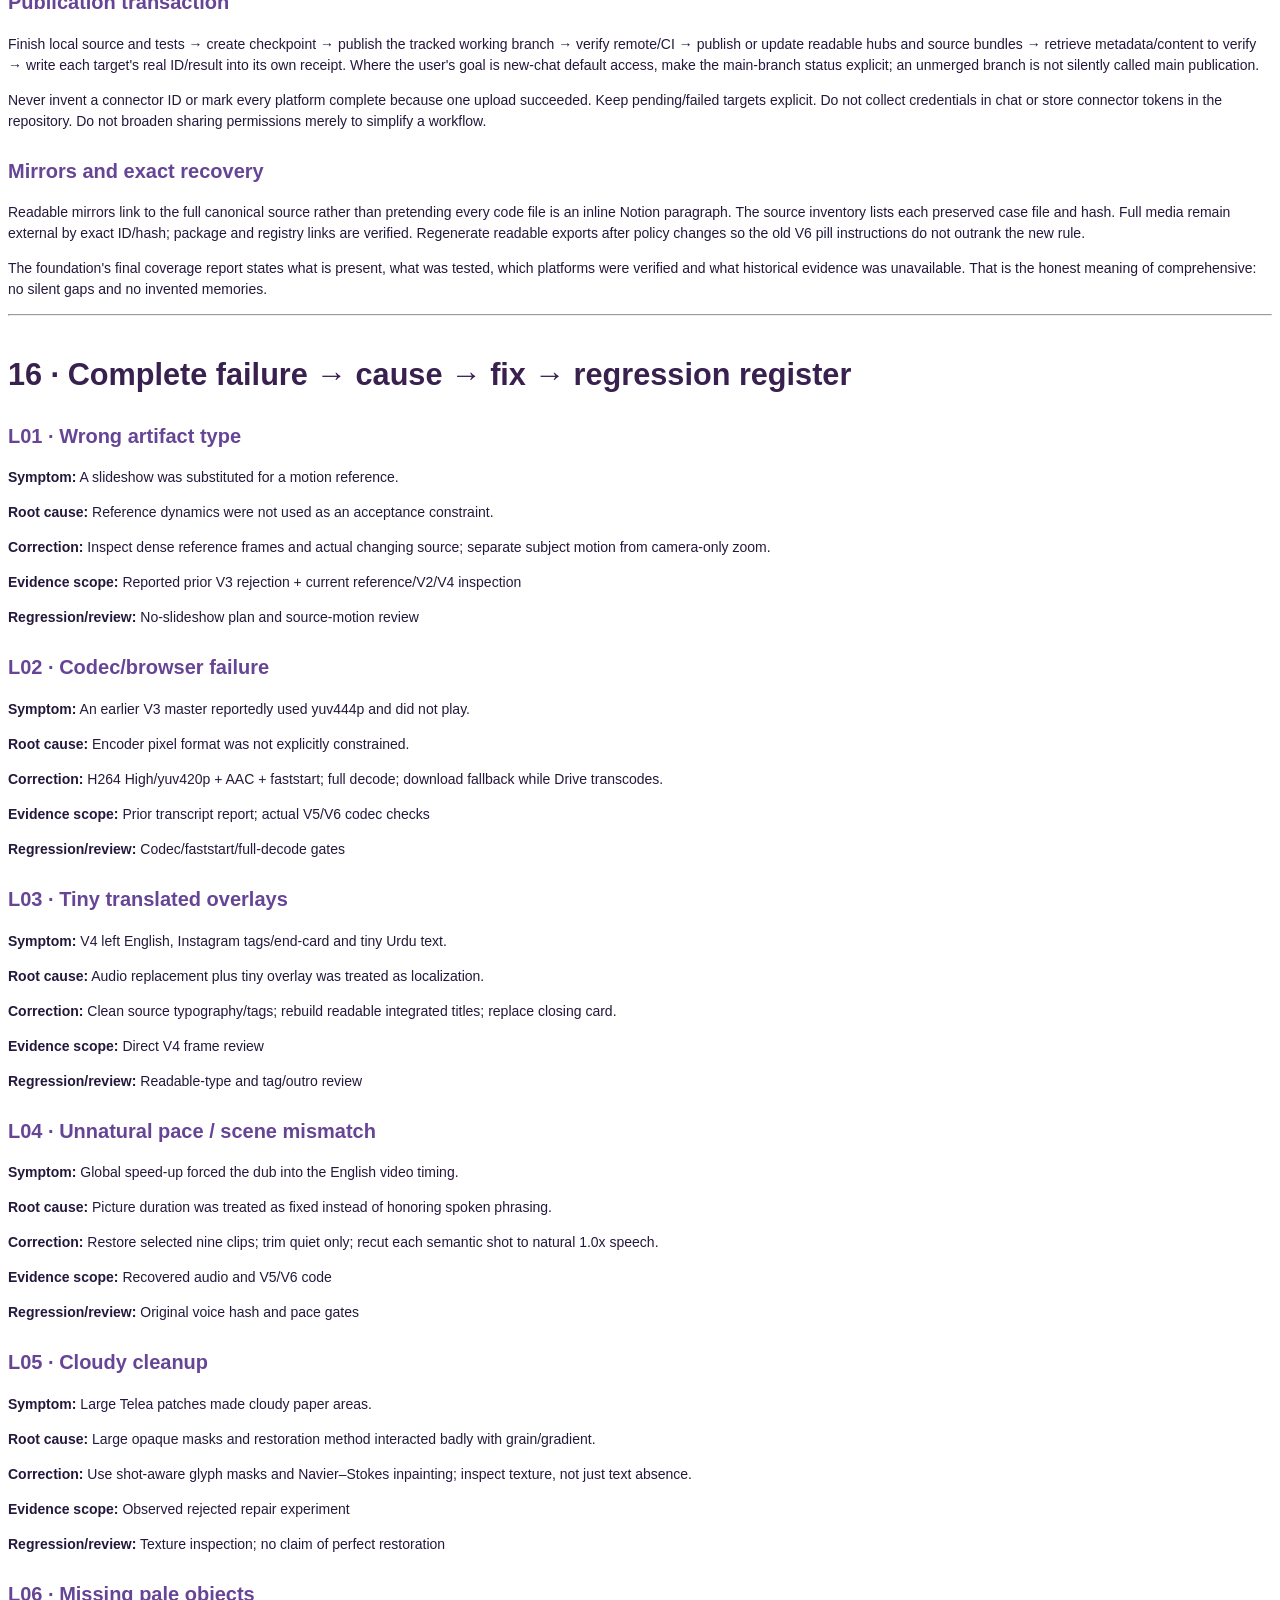
<file: styles/premium-motion-editing/exports/WF05_Complete_Codex.html>
<!doctype html><html><head><meta charset="utf-8"><title>WF-05 · Premium Motion Editing — HUB & Complete Codex</title><style>
body{font-family:Arial,sans-serif;color:#24183c;font-size:10.5pt;line-height:1.5}h1{color:#38204f;font-size:23pt;margin-top:26pt}h2{color:#674596;font-size:15pt;margin-top:18pt}h3{color:#38204f;font-size:12pt}table{border-collapse:collapse;width:100%;font-size:8.5pt}td,th{border:1px solid #d8cfe7;padding:6pt;vertical-align:top}th{background:#ebe4f5}code{font-family:Courier New,monospace;font-size:9pt}blockquote{border-left:3pt solid #7954a5;padding-left:10pt}a{color:#59338e}
</style></head><body><h1>WF-05 · Premium Motion Editing</h1>
<h2>Complete operating codex · foundation v1.0</h2>
<p><strong>User policy locked 15 October 2026:</strong> V5 clean editorial direction + accepted V6 depth/motion/transition/sound. <strong>No V6 bottom caption pills or active-word lower strip by default.</strong></p>
<p>This is a source-backed production library: creative DNA, metaphors, motion, typography, narration, cleanup, engineering, QA, recovery and cross-platform operation. Historical source/evidence is preserved alongside the new reusable approved profile.</p>
<p>No newly rendered full-length combined-policy master is claimed. Technical validity, creative fidelity and user acceptance are distinct.</p>
<h2>Contents</h2>
<ul>
<li><a href="https://github.com/adil-chandio/Monarch-Studio/blob/main/styles/premium-motion-editing/knowledge/01_IDENTITY_AND_APPROVAL.md">01 · Identity, approval and the quality contract</a></li>
<li><a href="https://github.com/adil-chandio/Monarch-Studio/blob/main/styles/premium-motion-editing/knowledge/02_VISUAL_DNA.md">02 · Visual DNA and composition</a></li>
<li><a href="https://github.com/adil-chandio/Monarch-Studio/blob/main/styles/premium-motion-editing/knowledge/03_REFERENCE_AND_STORY.md">03 · Reference inspection, story and accurate adaptation</a></li>
<li><a href="https://github.com/adil-chandio/Monarch-Studio/blob/main/styles/premium-motion-editing/knowledge/04_CREATIVE_ENGINE_AND_METAPHORS.md">04 · Creative engine, concepts and metaphor grammar</a></li>
<li><a href="https://github.com/adil-chandio/Monarch-Studio/blob/main/styles/premium-motion-editing/knowledge/05_MOTION_DEPTH_AND_TRANSITIONS.md">05 · Motion, depth and transitions</a></li>
<li><a href="https://github.com/adil-chandio/Monarch-Studio/blob/main/styles/premium-motion-editing/knowledge/06_TYPOGRAPHY_AND_CAPTION_POLICY.md">06 · Typography and the rejected caption treatment</a></li>
<li><a href="https://github.com/adil-chandio/Monarch-Studio/blob/main/styles/premium-motion-editing/knowledge/07_AUDIO_NARRATION_AND_PACING.md">07 · Narration, rhythm and sound</a></li>
<li><a href="https://github.com/adil-chandio/Monarch-Studio/blob/main/styles/premium-motion-editing/knowledge/08_SOURCE_CLEANUP_AND_RESTORATION.md">08 · Cleaning flattened references without damaging subjects</a></li>
<li><a href="https://github.com/adil-chandio/Monarch-Studio/blob/main/styles/premium-motion-editing/knowledge/09_TOOLCHAIN_AND_ENGINEERING.md">09 · Toolchain, implementation and practical strategies</a></li>
<li><a href="https://github.com/adil-chandio/Monarch-Studio/blob/main/styles/premium-motion-editing/knowledge/10_PRODUCTION_RUNBOOK.md">10 · End-to-end production runbook</a></li>
<li><a href="https://github.com/adil-chandio/Monarch-Studio/blob/main/styles/premium-motion-editing/knowledge/11_QA_AND_ACCEPTANCE.md">11 · Quality gates and acceptance</a></li>
<li><a href="https://github.com/adil-chandio/Monarch-Studio/blob/main/styles/premium-motion-editing/knowledge/12_CONTINUITY_AND_STORAGE.md">12 · Continuity, persistence and zero-waste recovery</a></li>
<li><a href="https://github.com/adil-chandio/Monarch-Studio/blob/main/styles/premium-motion-editing/knowledge/13_VERSIONS_FAILURES_AND_IMPROVEMENTS.md">13 · Version chronology and the failure-improvement chain</a></li>
<li><a href="https://github.com/adil-chandio/Monarch-Studio/blob/main/styles/premium-motion-editing/knowledge/14_NEW_CHAT_OPERATING_CONTRACT.md">14 · New-chat operating contract and response behavior</a></li>
<li><a href="https://github.com/adil-chandio/Monarch-Studio/blob/main/styles/premium-motion-editing/knowledge/15_CROSS_PLATFORM_AND_SOURCE_OF_TRUTH.md">15 · Cross-platform organization and source of truth</a></li>
<li><a href="https://github.com/adil-chandio/Monarch-Studio/blob/main/styles/premium-motion-editing/knowledge/16_FAILURE_REGISTER.md">16 · Complete failure → cause → fix → regression register</a></li>
<li><a href="https://github.com/adil-chandio/Monarch-Studio/blob/main/styles/premium-motion-editing/knowledge/17_CASE_AND_METRICS_APPENDIX.md">17 · Case, toolchain and delivery appendices</a></li>
</ul>
<h1>01 · Identity, approval and the quality contract</h1>
<h2>One style, one identity</h2>
<p><strong>WF-05 · Premium Motion Editing</strong> is a distinct permanent style in Monarch Studio. Its stable repository identity is <code>premium-motion-editing</code>; its entry command is <code>MOTIONGO &lt;topic or reference&gt;</code>. <code>WF-05</code>, <code>WF5</code> and the full name are aliases, not new workflows. The existing user-created Drive folder is reused. Do not create another WF-05 merely because a new chat starts.</p>
<p>The style is an editorial motion argument: ideas become tangible subjects, objects and relationships; those objects actually change over time; concise kinetic type directs attention; voice determines the semantic edit; restrained sound accents make actions feel intentional. A busy filter stack is not the definition of premium.</p>
<h2>Binding user decision — 15 October 2026</h2>
<p>The user approved the V5-level clean direction and the non-caption improvements made in V6, but explicitly called V6's <strong>lower caption treatment</strong> bad. This is a component-level decision, not a rejection of every V6 improvement and not permission to keep the pill strip because technical tests passed.</p>
<p>The production default therefore combines:</p>
<ul>
<li>V5-like clean composition and integrated editorial hierarchy;</li>
<li>accepted V6 near/far depth motion, perspective/extruded title entrances, short transition grammar and sound accents;</li>
<li><strong>no V6 bottom caption pills and no active-word lower strip</strong>;</li>
<li>optional separate SRT for accessibility; plain V5-like subtitle text only when the brief explicitly requests it.</li>
</ul>
<p>“Bottom captions rejected” does <strong>not</strong> ban an integrated headline placed below the subject. <code>BHAAG NAHI</code>, <code>AI SHORTCUTS</code>, <code>MUSCLES</code> and a closing question can belong in the lower part of a deliberate composition. The rejected thing is the separate recurring sentence-pill UI competing with that composition.</p>
<p><code>data/approved-profile.json</code> is the machine-readable decision. <code>records/USER_REQUEST_20261015.txt</code> preserves the exact visible request. If historical V6 code disagrees, the latest policy wins. Originals remain unchanged as evidence. A new full-length combined-policy master was <strong>not</strong> rendered as part of this foundation; do not label V6 itself the fully approved default.</p>
<h2>Acceptance is not a slogan</h2>
<p>A future project must demonstrate actual motion, readable hierarchy, correct meaning, safe subject edges, voice/picture alignment, clean branding, decodable export and recoverable delivery. The foundation preserves a tested reference level and executable guards; it cannot guarantee every future model output will be perfect. Reuse the production grammar, not the old Einstein story for an unrelated topic.</p>
<h2>Separation from the rest of the studio</h2>
<p>WF-01's stickman/SHADE engine, WF-03's noir world, WF-04's locked personal hero and other folders remain separate. Do not import a Monarch face, crown finale, logo or unrelated workflow trigger by habit. Shared assets require explicit casting and appropriate rights. A folder visible in Drive does not prove that its full implementation exists in this checkout.</p>
<hr/>
<h1>02 · Visual DNA and composition</h1>
<h2>The observed world</h2>
<p>The reference and retained V5/V6 direction use a luminous pale-lavender center, deeper periwinkle edges and subtle paper/linen texture. Subjects are grayscale or violet-tinted photographic cut-outs and impossible-but-readable object assemblies. Ground shadows, foreshortening, scale and orbital marks make the stage feel dimensional. Large condensed ink headlines contrast with small italic connectors.</p>
<p>The baseline ink is RGB <strong>30, 22, 59</strong>. V6's secondary violet is <strong>76, 45, 113</strong>; a depth-shadow purple is <strong>112, 91, 173</strong>. These are observed implementation values, not a mandate to tint every pixel identically. Preserve tonal hierarchy: the subject and the claim must win over grain, glows and decorative lines.</p>
<h2>Hierarchy before effects</h2>
<ol>
<li>Decide what the viewer must understand in this beat.</li>
<li>Give that beat one dominant subject or object relation.</li>
<li>Place the main word/claim where the subject leaves readable space.</li>
<li>Add connectors only when they improve meaning.</li>
<li>Use secondary props to clarify the metaphor, not to fill empty space.</li>
<li>Let movement hand attention from voice to subject to keyword.</li>
</ol>
<p>Negative space is useful. Do not cover every quiet area with a label. Do not put a permanent UI band at the bottom simply because subtitles are available. A title can live above, below or beside the hero; its placement follows the composition, not a single fixed paragraph box.</p>
<h2>Subject integrity</h2>
<p>Faces, hands, fingers, bow/violin strings, crutch tips, shoe silhouettes, hanging ropes and shadow contact points are protected details. Missing pale highlights are not acceptable “background cleanup.” Depth boundaries belong in empty background margins. A dark bag may share the exact purple of the font: color alone is not semantic segmentation.</p>
<p>Keep camera and subject perspective coherent. A ground shadow should stay attached to its subject; an orbit's rear segment should read behind the figure, not cut randomly through the face. A visual may be surreal while its local spatial logic stays clear.</p>
<h2>What is flexible and what is locked</h2>
<p>Locked: actual temporal motion, clean editorial hierarchy, concept-led imagery, natural narration pace unless explicitly changed, no accidental social branding, current caption policy, truthful production claims.</p>
<p>Flexible with deliberate review: metaphor, subject, narrative setting, secondary objects, shot length, palette variants, camera direction, transition selection and emphasis words. The lavender family is the default reference, not an excuse to repeat the same props forever. A different format or writing system needs a tested adapter, not silent stretching or missing glyphs.</p>
<h2>Do not confuse three things</h2>
<p>A still image with a whole-frame zoom is camera movement. Independently changing objects/layers or native moving footage provide subject motion. Newly modeled and animated geometry is actual 3D production. This case used supplied moving footage plus 2.5D compositing and 3D-style type; it did not reconstruct Einstein or the vehicles as new 3D models.</p>
<hr/>
<h1>03 · Reference inspection, story and accurate adaptation</h1>
<h2>Inspect first, not after rendering</h2>
<p>Recover the supplied reference and any prior outputs before generating replacements. Read metadata, save source IDs/hashes, inspect the complete sequence with contact sheets, then inspect dense frames around transitions, moving labels and tag locations. A file name or a prior agent's summary is not visual evidence.</p>
<p>For this case the recovered reference was 720×1282 at 30 fps; the 720×1280 working stage removed one pixel from top and bottom. The original social ending was excluded after source time 51.64s. Full duration and container/audio duration can differ slightly; do not invent a frame count from an approximate player display.</p>
<p>Build an inspection ledger: source time, subject, object state, camera behavior, typography region, tag corner, transition, and likely edit boundary. Sparse samples can tell you the style; they cannot certify the exact cut. The watch-to-flow and flow-to-car boundaries required denser inspection.</p>
<h2>Argument spine of the case</h2>
<p>The supplied story moves from an Einstein/gravity anecdote to a musical change of mental mode, to a claim about flow and AI shortcuts; it then uses cars versus running as an analogy for chosen effort, extends that analogy to the brain, introduces “creative inflation,” contrasts efficiency and talent, and closes on people paying to carry heavy sandbags and what that suggests about art.</p>
<p>That structure is an argument, not a list of decorative nouns. Each visual performs a job: establish pressure, change state, contrast convenience with practice, show divergence, then leave an unresolved consequence. The shot map in the case project records all fourteen observed mechanisms.</p>
<h2>Translation method</h2>
<p>Preserve meaning, causality, emphasis and tone in easy Urdu-English. Keep useful terms such as flow state, AI shortcuts, efficiency and creative inflation where they are clearer than a forced substitute. Break spoken lines at meaningful clauses. Roman Urdu on-screen wording should be short enough to read while watching motion.</p>
<p>Do not change the argument merely to fit an English source duration. Do not shrink a whole translated paragraph to microscopic text. Do not equate a caption transcript with certified word-by-word speech recognition. The selected audio files remain the spoken authority; the recorded Roman Urdu phrases are the on-screen script.</p>
<h2>Fact and metaphor boundaries</h2>
<p>The Einstein/Mozart anecdote was adapted from the supplied reference, not independently verified history. The opening “Ek mashhoor kahani” preserves that boundary. Claims about shortcuts, creativity and talent are the reference's rhetoric; a visual metaphor is not evidence of a scientific causal law.</p>
<p>For a new topic, make a claim ledger: assertion, source or user-provided premise, confidence, and wording. Mark uncertain anecdotes as stories. Do not fabricate dates, quotes, studies, footage provenance or scientific certainty. Avoid using body shape or disability imagery as proof of laziness, worth or cognitive ability.</p>
<h2>Reuse scope</h2>
<p>If the task is a reference adaptation, preserve the reference's essential motion grammar and argument. If the task is a new production, create a new topic-specific argument and matching motion assets. An Einstein replay is not a completed new video about a different topic simply because its title changed.</p>
<hr/>
<h1>04 · Creative engine, concepts and metaphor grammar</h1>
<h2>Convert an idea into a visual mechanism</h2>
<p>Use this chain: <strong>abstract claim → concrete subject/object → relationship → action/state change → consequence → attention hand-off</strong>.</p>
<p>A good metaphor can be understood in one glance and becomes more meaningful through motion. “Efficiency rises while talent falls” is stronger as two opposing vertical systems than as two unrelated pictures. “Chosen resistance” is clearer when a carried weight visibly affects effort than when a bag sits on a static slide.</p>
<p>For every proposed shot, answer: What changes? Why does it change? What does the change mean? Which word should the viewer hear/see at that moment? What would make the metaphor misleading? If the only answer is “the camera zooms,” the scene needs actual subject/layer motion or a different concept.</p>
<h2>Internal concept selection</h2>
<p>Develop at least three feasible concepts internally when the brief is open. Score argument fit, one-glance clarity, causal readability, independent-motion potential, novelty relative to the style's prior projects, and asset/rights feasibility. Select a concept because it serves the message, not because it adds the most effects.</p>
<p>Record rejected concepts and why. A new chat should not waste time rediscovering that an option is visually confusing, legally unavailable or impossible with the current toolchain. Use <code>brain/registry.json</code> to avoid repeating the same prop/world/device combination for every subject.</p>
<h2>Useful operations</h2>
<ul>
<li><strong>Scale contrast:</strong> make the operative object unusually large while preserving a readable relationship to the person.</li>
<li><strong>Materialization:</strong> give an abstract noun a tangible state: burning, deflating, being supported, becoming heavy, or rising.</li>
<li><strong>Opposed vectors:</strong> two systems move in different directions so the trade-off is visible.</li>
<li><strong>Functional substitution:</strong> place a machine where a human function would be, while keeping the critique about behavior rather than a person's worth.</li>
<li><strong>Voluntary difficulty:</strong> show a person choosing resistance despite access to convenience.</li>
<li><strong>Compression:</strong> combine time, practice and thought in one legible assembly rather than adding several slides.</li>
<li><strong>Delayed consequence:</strong> resolve the image but leave a meaningful question, not an unrelated logo card.</li>
</ul>
<h2>Novelty without random surrealism</h2>
<p>Surprise must still be interpretable. Limit the number of competing actions. Keep one foreground idea dominant. A viewer should not need to decode five unrelated symbols before hearing the next sentence. New idea seeds in <code>data/metaphor-bank.json</code> are explicitly labeled as suggestions, not previously rendered projects.</p>
<p>Novelty is not achieved by changing only a color or replacing Einstein's face. For a new subject, change the conceptual mechanism, setting or relationship while retaining the quality grammar. Reuse engineering components—camera maps, typography fitting, codecs, recovery—not somebody else's entire argument by accident.</p>
<h2>Motion planning worksheet</h2>
<p>For each beat, specify: primary subject; secondary props; independent action; near/far depth plateau; protected details; start/hold/exit; emphasis word; transition reason; narration interval; sound event; and evidence of actual motion. These fields belong in <code>shot-plan.csv</code> before full export. A plan without assets remains a plan, not a delivered animation.</p>
<hr/>
<h1>05 · Motion, depth and transitions</h1>
<h2>Preserve motion before adding motion</h2>
<p>The repair retained changing reference frames in fourteen prepared clips. The clip is sampled across time and retimed to the spoken beat. New camera motion does not replace native changes of orientation, stride, prop position or gesture. The source-only motion diagnostic runs before the new captions; animated text cannot make a still-image source pass the creative review.</p>
<p>Frame blending provides a lightweight interpolation between adjacent native frames. It can create ghosting during fast action. Inspect those moments; consider safer source trims or a separately tested interpolation method rather than pretending every blended frame is perfect. The case retained some intentional source motion-blur/grid treatments.</p>
<h2>Near/far 2.5D maps</h2>
<p>V6 introduced independent near/far inverse maps, a modest dolly/yaw/roll and gentle far-plane softening. Crucially, it did not key out pale foreground pixels. A constant-depth plateau covers the complete subject cluster, and feathering happens in empty paper margins. A boundary through a face, hand, hair or string can deform it.</p>
<p>Historical case plateau rectangles and per-shot zoom strengths remain in the unchanged V6 module. The reusable module accepts a normalized rectangle and camera parameters from each new shot. Do not carry the old brain/runner geometry into a different project by scene number.</p>
<p>Observed V6 strengths ranged roughly 0.025–0.09; its case roll amplitude was 0.65 degrees and far-focus sigma 0.8. These are restrained implementation values, not universal aesthetic commandments. Check frame edges and subject proportions at the strongest transform, not only at rest.</p>
<h2>Three short transition treatments</h2>
<p><strong>Depth push, around 0.25s:</strong> a conceptual escalation or move into a state. It briefly changes scale/roll and applies restrained radial blur.</p>
<p><strong>Diagonal whip, around 0.25s:</strong> a fast causal or analogy hand-off. Translation and directional blur connect two moving scenes. Do not prolong it until both scenes become illegible.</p>
<p><strong>Feathered directional cut, around 0.22s:</strong> a clean hand-off without a full white flash. It should feel like a designed change, not a long slideshow dissolve.</p>
<p>Select a transition for a reason. Blindly alternating every effect is not direction. The historical V6 renderer cycles treatments as an implementation detail; the reusable shot manifest lets the editor choose deliberately.</p>
<h2>Typography as a separate plane</h2>
<p>Titles can enter with a brief perspective yaw and extrusion, then settle into a readable hold. The case used a 0.34s entry and stronger relief in V6. The main word must stay readable for most of its display time. Endless distortion, bouncing every syllable or effect-driven overlap with a face is not premium.</p>
<h2>Non-negotiable review</h2>
<p>Review entry, settled pose, strongest transform and exit. Inspect foreground edges, shadows, strings, shoes, source-mask boundaries and type collisions. Use several closely spaced frames around known problems. A midpoint-only contact sheet missed defects in the original repair; dense inspection found them.</p>
<hr/>
<h1>06 · Typography and the rejected caption treatment</h1>
<h2>The approved hierarchy</h2>
<p>The scene carries the idea. Type highlights its meaning. Use a short kicker, a dominant condensed word or phrase, and a small connective line only when needed. Anton supplies the headline weight; Barlow Condensed Medium/Medium Italic supplies connectors and optional plain text. Font licenses are bundled.</p>
<p>Observed case headline sizes were approximately 64–124 at a 720×1280 design base, rendered at 1.5× for the 1080×1920 output. These numbers are not a license to force every phrase into one line. Fit the word count and line breaks to a readable minimum. The reusable compositor refuses unreadable overflow rather than shrinking indefinitely.</p>
<p>Top, bottom and side anchors are valid when the subject leaves room. The case needed a higher brain heading and careful separation around the violinist's feet and final pen nibs. New projects must declare their own geometry and review collisions instead of copying those special cases blindly.</p>
<h2>Latest user correction</h2>
<p>V6 added a recurring dark rounded caption pill and active-word highlight at the bottom. The user explicitly rejected that treatment while accepting the other improvements. Therefore the production module has <strong>no pill/word-strip renderer</strong>. Its default is integrated scene type, with the separate subtitle overlay off.</p>
<p>A V5-like plain subtitle line is available only when requested in the brief and explicitly acknowledged by <code>plain_subtitles_requested=true</code>. It has no box, no pill and no active-word highlighting. A separate SRT may be delivered without burning an unwanted UI band into the picture.</p>
<h2>Avoid the common mistakes</h2>
<ul>
<li>Do not overlay a full translated paragraph at a tiny size.</li>
<li>Do not leave the old English behind and add a second competing text layer.</li>
<li>Do not fill every lower-third gap with a permanent caption bar.</li>
<li>Do not treat “newest version” as “approved version.” V6's technical pass did not override user feedback.</li>
<li>Do not ban integrated lower-positioned headlines just because bottom caption pills were rejected.</li>
<li>Do not claim proportional word highlighting is exact ASR alignment.</li>
</ul>
<h2>Language capability</h2>
<p>This reusable adapter is tested for Latin/Roman Urdu typography. Actual Urdu script requires a tested RTL/shaping/font backend. Do not render broken glyphs or microscopic substitutes and call it accurate localization. Keep phonetic clarity and meaning in the audio independent of the display script.</p>
<h2>Regression contract</h2>
<p>Tests must reject <code>pill</code>, <code>karaoke</code>, <code>word_highlight</code>, <code>caption_pills=true</code> and <code>word_highlighting=true</code> in the approved production profile. They must allow normal bottom-positioned integrated titles. Tests must also ensure a new project does not copy Einstein text/audio and that a second project cannot inherit cached typography from the first.</p>
<hr/>
<h1>07 · Narration, rhythm and sound</h1>
<h2>Preserve selected work</h2>
<p>The repair recovered the exact nine previously selected MP3 clips from immutable Git source and verified their hashes. It did not ask for another voice selection or synthesize new narration merely because local render caches were missing. V5 and V6 use natural 1.0× speech pace.</p>
<p>For a new script, do not reuse the old Einstein words. Reuse a voice preference/reference where appropriate, but obey the current speech tool's registration requirements. Session voice IDs are not guaranteed portable across chats. Existing audio files are durable assets; a remembered tool ID is not the audio itself.</p>
<h2>Let the voice establish the edit</h2>
<p>Measure actual decoded audio. In the case, source clips were decoded to 48kHz mono for timing, leading/trailing quiet was tightened with small safety margins, and durations were rounded to the 30fps frame grid by adding quiet—not by cutting phonemes. Clip starts, trims and ends are preserved in each timeline.</p>
<p>The observed analysis used 10ms RMS windows, a 0.012 activity threshold, approximately 65ms leading margin and 130ms trailing margin. Those values are a case recipe, not a universal voice detector. Quiet consonants and breath require listening/inspection; never blindly reuse a threshold on a different recording.</p>
<p>Retiming the picture per semantic beat is preferable to global voice speed-up merely to match an English video's length. The case became 63.1 seconds while preserving the natural dub. The two clocks, violin/flow transitions, car/runner contrast and closing argument must follow the sentence that gives them meaning.</p>
<h2>Sound accents, not audio clutter</h2>
<p>The case used a restrained procedural tonal floor, filtered-noise cut accents and small type taps. V6 added quiet clock/chalk/running cues and a closing rise. These are sound-design accents, <strong>not</strong> a claimed recording of Mozart. Use licensed/provided music if actual music is required; do not pretend a spoken-word synthesis tool sings or produces orchestral music.</p>
<p>Prioritize intelligible narration. Keep accents below dialogue, use pan sparingly, retain headroom and inspect final encoded audio. Loudness normalization does not fix a mistranslated script, distorted source or wrongly timed effect.</p>
<h2>Export and measurement</h2>
<p>The case mix targeted FFmpeg loudnorm I=-16, TP=-1.5, LRA=9 and encoded AAC stereo at 192kbps / 48kHz. Decoded sample peaks were -1.52dBFS for V5 and -1.97dBFS for V6; both had roughly -19.57dBFS RMS. <strong>RMS is not integrated LUFS, and sample peak is not automatically true peak.</strong> State exactly which measurement was made.</p>
<p>Earlier QA decoded, timed and level-checked the output; it did not claim an independent human listening pass. Preserve that scope honestly. Record any final listening review actually performed rather than filling an approval field from intention.</p>
<hr/>
<h1>08 · Cleaning flattened references without damaging subjects</h1>
<h2>Why localization is more than a new audio track</h2>
<p>V4 retained old English typography, social tags and the Instagram end card, while the Urdu overlay was too small. Replacing audio alone did not meet the request. The repair localized the picture: it cleaned old glyphs/tags, rebuilt integrated type and excluded the social ending.</p>
<h2>The rejected approaches</h2>
<p>Large Telea inpainting areas produced cloudy paper patches. A background-key/matte experiment removed pale hair, bulb highlights and thin details because their colors resembled the stage. Both were rejected rather than quietly called improvements. The rejected <code>matte.py</code> remains in the historical V5 source as evidence, not as the approved engine.</p>
<h2>The retained case method</h2>
<p>Use shot-aware text regions, identify the intended ink, dilate enough to cover antialiasing, and apply Navier–Stokes inpainting. Review background texture after cleanup. This is restoration of flattened source pixels, not magical recovery of what was hidden by lettering; some texture softening remains a real limitation.</p>
<p>Detect the active Instagram icon position by template matching before masking its associated handle. The reference alternated between upper-right and lower-left. Erasing both locations in every shot damaged the hanging stone in the talent scene, where no lower-left tag was present. Observed true matches were approximately 0.85–0.997, versus about 0.10–0.21 for empty regions; the implementation used a case-specific threshold.</p>
<h2>Moving typography requires moving masks</h2>
<p>The year, running-shoe heading and other text moved during entry. Settled-frame rectangles left partial letters. The watch/flow transition also arrived earlier than a sparse sample suggested. Inspect dense source frames and encode reviews around those boundaries.</p>
<p>The runner is the clearest caution: an early broad lower mask cut low-positioned shoes; a later ramp preserved shoes but missed the first rows of SPRINT. V6's targeted fix kept early shoes and cleaned the full lower title after the source runner rose, at approximately 25.70s. This is a <strong>case coordinate/time</strong>, not a universal rule for every runner.</p>
<p>Dark-purple sandbags could be mistaken for ink. Connected-component size/location protected the subject. Pale crutches, reflective metal, strings and hair need different caution. Do not convert a color heuristic into a claim that the machine understands an object.</p>
<h2>Transfer to a new project</h2>
<p>The historical cleaner is fully preserved, but its coordinates are tied to this source. A new reference needs its own inspection and masks. Stage prepared, clean motion clips for the reusable compositor. Never run the Einstein masks on a new topic's frames merely because both videos are vertical and lavender.</p>
<p>Maintain source credit/rights in metadata and the archive when visible tags are removed at the user's request. Never imply ownership of the original supplied animation.</p>
<hr/>
<h1>09 · Toolchain, implementation and practical strategies</h1>
<h2>Tools actually used</h2>
<ul>
<li><strong>Git / gh:</strong> inspect local status and history, recover immutable source blobs, publish code through the tracked branch. GitHub operations use the configured CLI; never request credentials in chat.</li>
<li><strong>Google Drive connector:</strong> locate real files/folders, download source, upload master/recovery and independently verify size/MD5. Do not guess IDs from filenames.</li>
<li><strong>Python / NumPy / OpenCV / Pillow / SciPy:</strong> scene extraction, cleanup, source-frame interpolation, image-space depth maps, typography, audio analysis/mixing and review images.</li>
<li><strong>imageio-ffmpeg:</strong> obtain the working FFmpeg binary instead of assuming rendering is impossible because a system <code>ffmpeg</code> executable is missing.</li>
<li><strong>Arena process tools:</strong> start a long render once, record its ID, wait for completion and recover its actual state after a transport error.</li>
<li><strong>File viewer:</strong> inspect contact sheets and present the actual final artifact only after it exists.</li>
</ul>
<p>The V5/V6 correction did not generate new image slides or new speech. Blender/rigged full-3D generation was not secretly used. Optional future tools must be labeled optional until they are actually installed, run and tested.</p>
<h2>Pinned case dependencies</h2>
<p>The case used NumPy 2.4.6, Pillow 12.3.0, SciPy 1.17.1, imageio-ffmpeg 0.6.0 and OpenCV headless 5.0.0.93. Its bundled FFmpeg reported a 7.x build. Preserve exact case requirements for reproduction; test any upgrade before calling it equivalent.</p>
<h2>Reusable versus historical code</h2>
<p><code>src/</code> contains the approved reusable policy, project compositor, generic near/far motion and output verifier. It is data-driven and contains no frozen Einstein script, voice or shot geometry. <code>templates/</code> starts empty on purpose: a new brief needs actual script/media decisions.</p>
<p><code>projects/einstein-flow-state/versions/v5</code> and <code>v6</code> preserve the original implementations, timelines, selected speech, font licenses, QA and delivery identities. Running those files is historical replay, not a new production. V6's old caption renderer is retained only there; it is absent from the standard production compositor.</p>
<h2>Safe implementation details</h2>
<p>Use per-project caches, not a global title cache that can leak the previous project's words. Reject unreadable type overflow, invalid timing, missing media, unsupported framing and unreviewed rights. Encode to a partial filename, verify the frame budget, then atomically expose the completed filename. A receipt must match the actual output hash before a cached render is reused.</p>
<p>Hashes must include relevant source, audio, timeline, profile and effect code. A filename is not sufficient cache identity. Preserve existing outputs on input changes: write a versioned output rather than silently replacing a delivered file.</p>
<h2>Honest support envelope</h2>
<p>The provided generic adapter is for the tested 1080×1920 / 30fps portrait family with prepared motion clips and mixed audio. Longer scenes, other aspect ratios or RTL text require tested extensions and a storage/performance plan. It is a compositor and workflow, not a magical asset generator from an empty topic field.</p>
<h2>Foundation tooling corrections</h2>
<p>The first PDF export assumed an unavailable system italic font. Documentation fonts/license are now bundled; the already licensed Barlow italic supplies the italic face. The initial inventory pass also evaluated its self-reference before first writing it; post-write existence is now rechecked. These were documentation/audit fixes only—no video, source scene or selected speech was regenerated. Further details are preserved in <code>records/FOUNDATION_INCIDENTS.md</code>.</p>
<hr/>
<h1>10 · End-to-end production runbook</h1>
<h2>Phase A — resume and brief</h2>
<p>Run the repository continuity command first. Read the latest task, process ledger, delivery receipt and WF-05 policy. If work is active, execute its next step; do not create a duplicate. If an ambiguous “continue” follows a completed delivery, return/recover that verified output rather than rerendering it. Ask a targeted scope question only when no actionable work remains and the intended new change is genuinely unclear.</p>
<p>For a new request, open one active task and capture the visible instruction. Read <code>FRESH_CHAT.md</code>, the approved profile and the reference case. Decide whether the supplied video is a style reference or the actual content to adapt. Record topic, audience, takeaway, claims, language, format, duration, rights, voice state and delivery destination.</p>
<h2>Phase B — source and concept</h2>
<p>Inspect the actual reference. Inventory available assets and previous versions before generating anything. Build a claim ledger and a semantic beat map. Select a coherent metaphor system and a fresh concept; record why alternatives were rejected. Confirm that the plan contains independent subject/layer changes, not only whole-frame zooms.</p>
<h2>Phase C — script and voice</h2>
<p>Translate/write concise easy Urdu-English that retains causality and emphasis. Reuse selected audio when revising the same script. For new narration, obey the current tool's registration/selection rules; do not reuse stale session voice IDs as though they were durable audio. Save clip files/hashes and measure their real durations. Picture timing follows natural speech unless a speed change is explicitly requested.</p>
<h2>Phase D — shot construction</h2>
<p>Prepare licensed/provided/native-motion or independently animated clips. Clean the old labels/social UI when adapting a flattened source, using source-specific masks. Annotate complete-subject depth plateaus and protected details. Place short integrated type into the remaining space. Choose each transition for narrative purpose. Keep the rejected lower-caption UI off.</p>
<h2>Phase E — prototype and full render</h2>
<p>Build representative frames and short motion samples internally: opening, largest subject, longest headline, strongest depth transform, transition, and ending. Review them rather than asking the user to approve every trivial step. Fix real failures before the full export. Start one recorded background job; do not run long-lived work through an uncontrolled shell timeout.</p>
<p>Run the full encode, then inspect the encoded output—not just source frames. Repeat only the failed/changed stage with an explicit reason. Preserve successful source clips, voice and records. Do not regenerate a whole project because one title or mask failed.</p>
<h2>Phase F — QA and delivery</h2>
<p>Check format/codec/frame count/faststart/full decode, audio levels, subject integrity, actual motion, typography, caption policy, tags/end card and semantic sync. Record review scope honestly. Present the existing final file. Upload it to the project's WF-05 Drive area, independently retrieve its metadata and compare size/hash. Upload a source recovery bundle and verify it too.</p>
<p>Update the project/registry links, checkpoint, archive the accepted small source/knowledge and only then clear the active slot. Stop the task's periodic watcher after the task is complete; do not kill a healthy production render to make a status message look tidy.</p>
<hr/>
<h1>11 · Quality gates and acceptance</h1>
<h2>Three separate questions</h2>
<ol>
<li><strong>Technical validity:</strong> does the output decode, match its format and frame budget, and contain usable audio?</li>
<li><strong>Creative fidelity:</strong> does it actually meet the reference/brief, preserve subjects and make the argument readable through motion?</li>
<li><strong>User acceptance:</strong> does it respect the latest stated preferences, including the rejected V6 lower-caption treatment?</li>
</ol>
<p>None implies the others. V6 passed technical checks and was delivered, yet its caption pills were later rejected. A reliable workflow records both facts instead of rewriting history as a perfect success.</p>
<h2>Required review dimensions</h2>
<table>
<thead>
<tr>
<th>Gate</th>
<th>Evidence required</th>
</tr>
</thead>
<tbody>
<tr>
<td>Correct brief/meaning</td>
<td>Approved script and claim ledger, not just a matching title</td>
</tr>
<tr>
<td>Source/rights</td>
<td>Real source files, attribution, rights status and hashes</td>
</tr>
<tr>
<td>Actual motion</td>
<td>Source-only temporal inspection; captions/camera alone do not prove it</td>
</tr>
<tr>
<td>Subject integrity</td>
<td>Face/hand/hair/shoe/string/prop/shadow review at entry, peak and exit</td>
</tr>
<tr>
<td>Typography</td>
<td>Readable fitted type, sensible hierarchy, no subject collision or tiny paragraph</td>
</tr>
<tr>
<td>Caption preference</td>
<td>No V6 pills/word strip in the default; plain overlay only if requested</td>
</tr>
<tr>
<td>Voice continuity</td>
<td>Matching selected files/hash; no arbitrary speed-up or wrong-topic narration</td>
</tr>
<tr>
<td>Semantic sync</td>
<td>Scene and keyword changes follow the correct spoken clauses</td>
</tr>
<tr>
<td>Branding</td>
<td>No unwanted Monarch/Instagram tags or inherited social end card</td>
</tr>
<tr>
<td>Export</td>
<td>H264 High/yuv420p, AAC stereo 48kHz, intended dimensions/FPS</td>
</tr>
<tr>
<td>Frame integrity</td>
<td>Exact frame budget, no unexpected black/missing frames, complete decode</td>
</tr>
<tr>
<td>Web delivery</td>
<td>Early moov/faststart; honest Drive processing/download fallback</td>
</tr>
<tr>
<td>Audio</td>
<td>Final decoded levels/peaks and the actual listening/content-review scope</td>
</tr>
<tr>
<td>Version identity</td>
<td>Correct output hash; not a renamed old master</td>
</tr>
<tr>
<td>Recovery</td>
<td>Full required source or verified source bundle, not only a screenshot</td>
</tr>
<tr>
<td>Cloud receipt</td>
<td>Real remote IDs; independent size/hash comparison</td>
</tr>
<tr>
<td>Presentation</td>
<td>Actual viewer success, not a planned tool call</td>
</tr>
<tr>
<td>Continuity</td>
<td>Exact next action/process status; no duplicate work or hidden restart</td>
</tr>
</tbody>
</table>
<p>This is a new operating checklist, not a retroactive claim that an old master passed a numbered set of checks that was never run.</p>
<h2>What the reference releases measured</h2>
<p>V5 and V6 each had 1,893 frames, 63.1s, 1080×1920, 30fps, H264 High/yuv420p plus AAC stereo, faststart and successful full decode. Forty-two encoded samples covered fourteen shots; a separate source-motion diagnostic inspected clips before the new type. V6 verified original voice hashes and a master hash different from V5. Additional closely spaced runner frames covered a known cleanup defect.</p>
<p>These samples are not a mathematical proof that every pixel in every frame is flawless. Noise or a global camera move can change pixel metrics; human/agent visual interpretation still matters. Do not call RMS “LUFS,” sample peak “true peak,” or character-weighted highlighting “word-perfect speech alignment.”</p>
<h2>Fail closed, not indefinitely</h2>
<p>A failed objective gate blocks delivery. A missing asset/permission or tool-required voice selection is a genuine blocker and must be named precisely. When a fix is actionable, continue working through it rather than ending with a progress promise. Preserve good work and only rerun what the changed inputs require.</p>
<hr/>
<h1>12 · Continuity, persistence and zero-waste recovery</h1>
<h2>State is not the artifact</h2>
<p>The critical failure in V5 was not merely forgetting a sentence. A completed master, ignored runtime clips and the virtual environment disappeared after a workspace refresh while small source/receipts survived. A JSON field saying “done” did not preserve the MP4 bytes.</p>
<p>Protect only essential pending-upload files in a bounded snapshot-safe spool. Keep disposable caches and dependencies ignored. Respect the platform's file/patch limits. Once master and source copies are independently verified in Drive, return large media to external/ignored storage. A stable Drive ID plus hash is the durable recovery authority; do not permanently fill Git with full masters.</p>
<h2>Resume hierarchy</h2>
<p>Current active task → hash-chained journal → exact resume capsule → latest checkpoint/process ledger → actual file existence/hashes → verified remote receipts → permanent style history. A condensed chat summary cannot override newer durable state.</p>
<p>Run <code>python3 tools/continuity.py resume</code> at every new turn. Query a recorded process before starting another. Prefer one blocking wait to repeated short polling. If a log stream disconnects, inspect process liveness, stage state, file and QA; V6 had a status-stream error even though all stages had completed successfully.</p>
<h2>Cache correctness</h2>
<p>Skip a stage only when its input fingerprint, successful receipt and required artifacts all agree. Check all required scene files, not merely the last filename. An absent output invalidates a “done” receipt. A changed caption does not justify regenerating selected voice or every source object. A failed early mask does not justify abandoning the reference for new slides.</p>
<h2>Delivery truthfulness</h2>
<p>Do not log “presented” before the viewer succeeds. Do not log “uploaded” before the connector returns a real ID. Do not log “synced everywhere” when only one target succeeded. Independent remote size/hash verification comes after upload. Explicitly correct a mistaken success claim in the journal.</p>
<p>A background Python job cannot silently perform future connector actions after the agent turn ends. The active agent must continue through QA, presentation and upload while runnable steps remain. Platform interruptions cannot be promised impossible; durable recovery can be engineered.</p>
<h2>Completion and repeated continue</h2>
<p>Call the completion/archive operation while the task is still active rather than manually setting a terminal status first. The V5 archival trap is preserved as a lesson and covered by the foundation's lifecycle regression work. After delivery, a bare “continue” means check state and return the completed output—not begin the same edit again. A new explicit enhancement request starts a new version and leaves the old master intact.</p>
<p>Maintain a checkpoint before/after long operations, after material errors/results and at least every 55 minutes while active. The watcher supplements event checkpoints; it does not replace them. Store visible user/assistant messages accurately; do not manufacture missing compacted history or export hidden instructions/credentials.</p>
<hr/>
<h1>13 · Version chronology and the failure-improvement chain</h1>
<h2>Version meaning</h2>
<p>V1/V2/V3 belong to earlier work described in the supplied conversation. V2 and V4 were later recovered and directly inspected. V3's slideshow and yuv444p/browser problem were reported in the pasted earlier transcript; the current foundation does not pretend it newly measured an unavailable V3 editing project.</p>
<p>V4 was visibly insufficient: original English, social tags and end card remained, and its Urdu overlay was tiny. V5 repaired the localization using actual moving source clips, restored selected natural-speed narration and per-beat scene timing, integrated Roman Urdu type, cleaned branding and a compatible export. It also forced real inspection of failed cleanup methods and persistence assumptions.</p>
<p>V6 was an explicitly authorized enhancement after V5 delivery. It added near/far maps, perspective/extruded titles, transition variety, highlighted lower captions and more sound accents, with a small runner cleanup repair. Its master/source were separately uploaded and verified; V5 remained intact.</p>
<p>The latest user feedback accepts the non-caption gains but rejects the V6 lower caption pills. That yields a permanent clean-editorial policy, not a silent rewrite of either delivered version. Both original sources and their QA/IDs remain preserved.</p>
<h2>Why a detailed postmortem matters</h2>
<p>“Make it better” is not a reusable instruction by itself. Each incident needs the visible symptom, cause, correction, evidence scope and regression. The complete eighteen-lesson register follows in the codex appendix and lives in <code>data/lessons.json</code>.</p>
<p>The most important pattern is classification error: a still-card animation was classified as a motion match; a file receipt as preserved bytes; color as object identity; a transport timeout as failed rendering; a technical pass as user approval; and intention as tool success. The workflow now keeps these categories separate.</p>
<h2>What is not retroactively claimed</h2>
<p>No newly filmed/generated 3D geometry, no new image/speech generation during the V5/V6 repair, no certified ASR word alignment, no independent human listening pass, and no guaranteed pixel-perfect restoration of obscured paper. Missing older source/scratch history is explicitly listed. Honest boundaries are part of correct production, not an excuse to lower the visual standard.</p>
<h2>Future improvement process</h2>
<p>Change one clearly named component or coherent set of components. Record the user's reason, keep the previous master, update the policy only when accepted, inspect representative failure-prone frames, run the full output checks and store the new delivery identity. Do not call a changed effect “approved” merely because it is newer or more complicated.</p>
<h2>Additional code recovery during foundation</h2>
<p>A 5,467-byte V3 renderer was recovered from immutable Git blob <code>f42b43eff8eab6d669d47681578f850a16f576e8</code>. Whole-scene <code>Image.open</code> inputs and absence of an explicit output yuv420p setting are now confirmed from code. The original V3 master was not newly decoded here, and its full image-asset set is not claimed available. This strengthens the documented cause without changing the evidence category of the earlier playback report.</p>
<hr/>
<h1>14 · New-chat operating contract and response behavior</h1>
<h2>Minimum reading order</h2>
<ol>
<li>Repository <code>AGENTS.md</code> and <code>continuity.py resume</code>.</li>
<li>WF-05 <code>FRESH_CHAT.md</code>, <code>README.md</code> and <code>data/approved-profile.json</code>.</li>
<li><code>RESUME_STATE.md</code> and <code>data/links.json</code> for the latest policy and real destinations.</li>
<li>The V5 reference, accepted V6 facets and case shot map; inspect actual media when producing a new edit.</li>
<li>Relevant technical chapters and lessons before modifying that component.</li>
</ol>
<p>Do not require the user to paste the whole history again. If the repository is not connected to a future chat, a trigger word alone cannot grant access: provide the linked hub/recovery package as the entry point. Never promise magical memory across disconnected services.</p>
<h2>What MOTIONGO means</h2>
<p>For a genuine new topic/reference: resume first, establish one active task, read the current policy, inspect sources, plan the argument/metaphors, create matching narration/assets, prototype, render, QA, present, upload/verify and archive. Voice/tool-required selection or a real missing permission is a legitimate pause; trivial repeated design approval is not.</p>
<p>For an active revision: retain successful clips, selected speech and reference; change only the requested components. For a completed task followed by a bare continue: show the verified deliverable and clarify a new revision only if needed. Never treat a completed project as an unfinished render because a stale chat summary says otherwise.</p>
<h2>User-facing communication</h2>
<p>Use concise natural Roman Urdu when replying to this user. State concrete progress, not repeated empty promises. Do not blame the user for service interruptions. Do not announce completion until the files/IDs/hashes exist. On a real blocker, say exactly which stage is blocked, what remains intact and what input/action is needed.</p>
<p>A completed response should lead with the actual video or requested knowledge artifact, then its viewing/download link, the material changes, the export identity and recovery status. Distinguish “2.5D/3D-style” from new 3D geometry. Do not claim browser playback was personally tested if only decoding/metadata were tested; provide a download fallback while Drive processes previews.</p>
<h2>Keeping the level consistent</h2>
<p>Quality comes from repeatedly executing the brief, source inspection, metaphor logic, motion plan, hierarchy and QA—not from copying a celebratory adjective. The approved profile and tests stop specific regressions; creative review stops more subtle ones. Store every new accepted lesson in this named style so the next chat starts from accumulated evidence rather than from zero.</p>
<hr/>
<h1>15 · Cross-platform organization and source of truth</h1>
<h2>Roles</h2>
<p><strong>Repository/GitHub:</strong> versioned code, policy, prompts, templates, exact small source and tests. <strong>Drive:</strong> original reference, masters, full source/recovery bundles and readable exports. <strong>Google Docs:</strong> portable comprehensive human hub/codex. <strong>Notion:</strong> browsable project knowledge, policy callouts and the Workflows registry row. <strong>Linear:</strong> permanent resume pointer, finite task/acceptance status and cross-links.</p>
<p>The local code/policy contract and the Notion registry's discoverability role must not drift. The latest explicit user feedback overrides an old experimental preset. Link each platform to the others and to the exact same WF-05 identity. Do not rename or overwrite unrelated workflows.</p>
<h2>Existing folder, not a duplicate</h2>
<p>The user-created <code>Wf-05 • Premium Motion Editing</code> folder contains the original reference and is the authority for this style's Drive organization. Add clear sections for style/playbooks, engine/templates, the Einstein case, lessons/QA, source/recovery and future projects. Preserve the original reference and old URLs. Shortcuts can organize existing masters without duplicating storage or changing their identity.</p>
<p>Label V5 as the clean direction reference. Label V6 as the effects reference with lower pills rejected. A novice agent must not infer that the highest version number is the preferred caption design.</p>
<h2>Publication transaction</h2>
<p>Finish local source and tests → create checkpoint → publish the tracked working branch → verify remote/CI → publish or update readable hubs and source bundles → retrieve metadata/content to verify → write each target's real ID/result into its own receipt. Where the user's goal is new-chat default access, make the main-branch status explicit; an unmerged branch is not silently called main publication.</p>
<p>Never invent a connector ID or mark every platform complete because one upload succeeded. Keep pending/failed targets explicit. Do not collect credentials in chat or store connector tokens in the repository. Do not broaden sharing permissions merely to simplify a workflow.</p>
<h2>Mirrors and exact recovery</h2>
<p>Readable mirrors link to the full canonical source rather than pretending every code file is an inline Notion paragraph. The source inventory lists each preserved case file and hash. Full media remain external by exact ID/hash; package and registry links are verified. Regenerate readable exports after policy changes so the old V6 pill instructions do not outrank the new rule.</p>
<p>The foundation's final coverage report states what is present, what was tested, which platforms were verified and what historical evidence was unavailable. That is the honest meaning of comprehensive: no silent gaps and no invented memories.</p>
<hr/>
<h1>16 · Complete failure → cause → fix → regression register</h1>
<h2>L01 · Wrong artifact type</h2>
<p><strong>Symptom:</strong> A slideshow was substituted for a motion reference.</p>
<p><strong>Root cause:</strong> Reference dynamics were not used as an acceptance constraint.</p>
<p><strong>Correction:</strong> Inspect dense reference frames and actual changing source; separate subject motion from camera-only zoom.</p>
<p><strong>Evidence scope:</strong> Reported prior V3 rejection + current reference/V2/V4 inspection</p>
<p><strong>Regression/review:</strong> No-slideshow plan and source-motion review</p>
<h2>L02 · Codec/browser failure</h2>
<p><strong>Symptom:</strong> An earlier V3 master reportedly used yuv444p and did not play.</p>
<p><strong>Root cause:</strong> Encoder pixel format was not explicitly constrained.</p>
<p><strong>Correction:</strong> H264 High/yuv420p + AAC + faststart; full decode; download fallback while Drive transcodes.</p>
<p><strong>Evidence scope:</strong> Prior transcript report; actual V5/V6 codec checks</p>
<p><strong>Regression/review:</strong> Codec/faststart/full-decode gates</p>
<h2>L03 · Tiny translated overlays</h2>
<p><strong>Symptom:</strong> V4 left English, Instagram tags/end-card and tiny Urdu text.</p>
<p><strong>Root cause:</strong> Audio replacement plus tiny overlay was treated as localization.</p>
<p><strong>Correction:</strong> Clean source typography/tags; rebuild readable integrated titles; replace closing card.</p>
<p><strong>Evidence scope:</strong> Direct V4 frame review</p>
<p><strong>Regression/review:</strong> Readable-type and tag/outro review</p>
<h2>L04 · Unnatural pace / scene mismatch</h2>
<p><strong>Symptom:</strong> Global speed-up forced the dub into the English video timing.</p>
<p><strong>Root cause:</strong> Picture duration was treated as fixed instead of honoring spoken phrasing.</p>
<p><strong>Correction:</strong> Restore selected nine clips; trim quiet only; recut each semantic shot to natural 1.0x speech.</p>
<p><strong>Evidence scope:</strong> Recovered audio and V5/V6 code</p>
<p><strong>Regression/review:</strong> Original voice hash and pace gates</p>
<h2>L05 · Cloudy cleanup</h2>
<p><strong>Symptom:</strong> Large Telea patches made cloudy paper areas.</p>
<p><strong>Root cause:</strong> Large opaque masks and restoration method interacted badly with grain/gradient.</p>
<p><strong>Correction:</strong> Use shot-aware glyph masks and Navier–Stokes inpainting; inspect texture, not just text absence.</p>
<p><strong>Evidence scope:</strong> Observed rejected repair experiment</p>
<p><strong>Regression/review:</strong> Texture inspection; no claim of perfect restoration</p>
<h2>L06 · Missing pale objects</h2>
<p><strong>Symptom:</strong> Color-key/background replacement damaged hair, bulbs and thin supports.</p>
<p><strong>Root cause:</strong> Pale foreground resembled the lavender background.</p>
<p><strong>Correction:</strong> Reject destructive keyed matte; retain full changing footage and use non-destructive near/far maps.</p>
<p><strong>Evidence scope:</strong> Rejected matte.py + preview findings</p>
<p><strong>Regression/review:</strong> Silhouette, hair, strings, shoes and highlight review</p>
<h2>L07 · Wrong tag corner</h2>
<p><strong>Symptom:</strong> Masking both possible Instagram positions cut the talent stone.</p>
<p><strong>Root cause:</strong> Tag placement was assumed instead of detected.</p>
<p><strong>Correction:</strong> Template-match the actually active icon corner; erase its handle only.</p>
<p><strong>Evidence scope:</strong> Observed V5 repair; match scores approximately 0.85–0.997 vs empty 0.10–0.21</p>
<p><strong>Regression/review:</strong> Conditional-corner test/review</p>
<h2>L08 · Moving heading residue</h2>
<p><strong>Symptom:</strong> Animated headings moved outside static text masks; early 1915 strokes survived.</p>
<p><strong>Root cause:</strong> A single settled-frame rectangle was used across entry animation.</p>
<p><strong>Correction:</strong> Use time-dependent regions and inspect entry/exit frames, not just shot midpoint.</p>
<p><strong>Evidence scope:</strong> Observed encoded V5 correction</p>
<p><strong>Regression/review:</strong> Dense boundary samples</p>
<h2>L09 · Runner feet cut / SPRINT residue</h2>
<p><strong>Symptom:</strong> Broad early lower masks cut shoes; a later ramp missed top letter strokes.</p>
<p><strong>Root cause:</strong> Mask timing ignored the runner’s abrupt rise before the lower title entered.</p>
<p><strong>Correction:</strong> Protect early low shoes; clean the full lower title after source t&gt;=25.70s in this case.</p>
<p><strong>Evidence scope:</strong> Observed V5/V6 fixes; four V6 runner samples 32.10/32.23/32.35/32.46s</p>
<p><strong>Regression/review:</strong> Case-specific threshold, not a universal rule</p>
<h2>L10 · Watch/flow and flow/car leaks</h2>
<p><strong>Symptom:</strong> Approximate source boundaries showed the next subject under the wrong sentence.</p>
<p><strong>Root cause:</strong> Sparse sampling was mistaken for exact cuts.</p>
<p><strong>Correction:</strong> Densely inspect cuts; measured source watch end 14.97s and flow end 21.03s.</p>
<p><strong>Evidence scope:</strong> Observed repair</p>
<p><strong>Regression/review:</strong> Semantic EDL boundary review</p>
<h2>L11 · Dark bag erased</h2>
<p><strong>Symptom:</strong> Purple sandbag was classified as title ink.</p>
<p><strong>Root cause:</strong> Color alone cannot distinguish a prop from typography.</p>
<p><strong>Correction:</strong> Protect the large connected subject component; apply masks only in intended zones.</p>
<p><strong>Evidence scope:</strong> Observed repair</p>
<p><strong>Regression/review:</strong> Bag/face/limb review</p>
<h2>L12 · Lost export after refresh</h2>
<p><strong>Symptom:</strong> Completed ignored MP4/runtime/dependency cache disappeared before upload.</p>
<p><strong>Root cause:</strong> Receipts persisted but ignored media bytes did not.</p>
<p><strong>Correction:</strong> Protect a bounded pending-upload spool; verify cloud copies before returning media to ignored storage.</p>
<p><strong>Evidence scope:</strong> Actual workspace reset; V5 recovered byte-identically</p>
<p><strong>Regression/review:</strong> Artifact-existence + size/hash delivery gates</p>
<h2>L13 · Premature presentation claim</h2>
<p><strong>Symptom:</strong> A parallel log said presented although present_file failed.</p>
<p><strong>Root cause:</strong> Intent was logged before tool success.</p>
<p><strong>Correction:</strong> Record presentation only after success; correct the journal on failed presentation.</p>
<p><strong>Evidence scope:</strong> Actual corrected journal</p>
<p><strong>Regression/review:</strong> Tool-result-first receipts</p>
<h2>L14 · Timeout mistaken for failure</h2>
<p><strong>Symptom:</strong> V6 process-log stream disconnected after stages had completed.</p>
<p><strong>Root cause:</strong> Transport status can differ from process/artifact status.</p>
<p><strong>Correction:</strong> Inspect process, PIPELINE_STATE, file and QA before any restart.</p>
<p><strong>Evidence scope:</strong> Actual V6 stream error; filesystem proved exit 0</p>
<p><strong>Regression/review:</strong> No-duplicate execution rule</p>
<h2>L15 · Completion archival trap</h2>
<p><strong>Symptom:</strong> Marking checkpoint status completed before CLI complete blocked archive.</p>
<p><strong>Root cause:</strong> complete requires an active task in the legacy controller.</p>
<p><strong>Correction:</strong> Archive via complete while active; add regression protection for completed checkpoints.</p>
<p><strong>Evidence scope:</strong> Actual V5 archive workaround; V6 normal completion</p>
<p><strong>Regression/review:</strong> Continuity lifecycle regression</p>
<h2>L16 · Technical pass is not style approval</h2>
<p><strong>Symptom:</strong> V6 passed technical checks but user rejected its lower caption pills.</p>
<p><strong>Root cause:</strong> Readability metrics did not encode the preferred editorial hierarchy.</p>
<p><strong>Correction:</strong> Latest feedback overrides experiments: integrated clean type default, no pill/word strip; keep originals as history.</p>
<p><strong>Evidence scope:</strong> Explicit user feedback 2026-10-15</p>
<p><strong>Regression/review:</strong> Caption-policy regression tests</p>
<h2>L17 · Repository validation noise</h2>
<p><strong>Symptom:</strong> Ignored virtualenv binaries and a CA certificate were scanned as repository files.</p>
<p><strong>Root cause:</strong> Filesystem enumeration did not honor ignored dependency caches.</p>
<p><strong>Correction:</strong> Validate commit-eligible files and tracked exceptions; preserve sparse-checkout behavior.</p>
<p><strong>Evidence scope:</strong> Observed studio.py validation failure</p>
<p><strong>Regression/review:</strong> Manifest/cache regression test</p>
<h2>L18 · False completeness risk</h2>
<p><strong>Symptom:</strong> Early scratch states/full pre-init conversation or V1–V3 editable sources were not all recoverable.</p>
<p><strong>Root cause:</strong> Compacted chat and delivered filenames are not complete source archives.</p>
<p><strong>Correction:</strong> Separate observed/reported/proposed facts; preserve available raw source and explicitly inventory gaps.</p>
<p><strong>Evidence scope:</strong> Evidence boundary</p>
<p><strong>Regression/review:</strong> Coverage and provenance audit</p>
<hr/>
<h1>17 · Case, toolchain and delivery appendices</h1>
<h1>Einstein / Flow State — shot-by-shot source and argument map</h1>
<table>
<thead>
<tr>
<th>#</th>
<th>Output interval</th>
<th>Source interval</th>
<th>Concept / object</th>
<th>Why it works / what to protect</th>
</tr>
</thead>
<tbody>
<tr>
<td>01</td>
<td>0.000–5.300s</td>
<td>0.00–4.23s</td>
<td>Unsolved problem / tension — Oversized chalk hand + Einstein, clocks and orbital marks</td>
<td>Scale contrast makes cognitive pressure tangible; the hand reaches into the viewer’s space. Preserve live hand/figure/clock changes; never replace with a portrait slide.</td>
</tr>
<tr>
<td>02</td>
<td>5.300–7.500s</td>
<td>4.23–6.22s</td>
<td>Reasoning breaks down — Burning dimensional E=mc² characters</td>
<td>Abstract equations become vulnerable material. The formula is a visual symbol, not a proof of the gravity anecdote.</td>
</tr>
<tr>
<td>03</td>
<td>7.500–10.667s</td>
<td>6.22–9.65s</td>
<td>Time boundary and action change — Alarm clock and chalk-setting hand</td>
<td>2 AM turns an abstract pause into a specific physical decision. Time shot switch to chalk/violin wording; retain full fingers and clock.</td>
</tr>
<tr>
<td>04</td>
<td>10.667–17.600s</td>
<td>9.65–13.72s</td>
<td>Change of cognitive mode — Standing violinist Einstein + expanding circular stage</td>
<td>Music shifts the mental frame; concentric stage is attention, not a new claim of scientific causation. Keep bow/strings/shadow, not just camera zoom.</td>
</tr>
<tr>
<td>05</td>
<td>17.600–19.700s</td>
<td>13.72–14.97s</td>
<td>Not avoidance — Hand-held pocket watch with miniature violins</td>
<td>Objects compress time and practice into one image. Use the short actual watch interval; avoid letting the next chaise leak into this beat.</td>
</tr>
<tr>
<td>06</td>
<td>19.700–25.767s</td>
<td>14.97–21.03s</td>
<td>Immersion versus shortcuts — Reclining violinist on a chaise, hovering cursor arrows</td>
<td>Digital pointers intrude on a human practice state. Type FLOW STATE then AI SHORTCUTS follows argument; not constant subtitle clutter.</td>
</tr>
<tr>
<td>07</td>
<td>25.767–29.867s</td>
<td>21.03–23.80s</td>
<td>Convenience / speed — Violet striped car in changing perspective</td>
<td>Fast transport introduces a familiar tool-benefit premise. The car must change orientation/position in source footage, not be a still card.</td>
</tr>
<tr>
<td>08</td>
<td>29.867–34.067s</td>
<td>23.80–27.13s</td>
<td>Chosen effort — Runner, orbit and changing stride</td>
<td>People still train despite owning machines. Protect every shoe/leg frame while cleaning old labels; motion serves contrast with car.</td>
</tr>
<tr>
<td>09</td>
<td>34.067–38.533s</td>
<td>27.13–30.63s</td>
<td>Outsourced work — Motorcycle with engine-headed passenger</td>
<td>Effort transferred to a machine becomes visible. Do not equate body shape with worth or treat the metaphor as medical evidence.</td>
</tr>
<tr>
<td>10</td>
<td>38.533–40.400s</td>
<td>30.63–32.20s</td>
<td>Mental practice analogy — Bandaged brain supported by crutches</td>
<td>The argument makes disuse visible through a fragile support structure. Retain pale bandage and thin crutches; disability imagery is metaphor, not diagnosis.</td>
</tr>
<tr>
<td>11</td>
<td>40.400–45.667s</td>
<td>32.20–36.23s</td>
<td>Effort replaced — Laptop suspended from bulb balloons + deflated bulb</td>
<td>Ideas appear inflated while the difficult climb is absent. Retain strings, screen and pale bulb highlights; the exact phrase is rhetorical.</td>
</tr>
<tr>
<td>12</td>
<td>45.667–49.467s</td>
<td>36.23–39.70s</td>
<td>Divergent measures — Rising bulbs versus brain tied to a stone</td>
<td>Opposing vertical vectors show efficiency up / talent down. Mask only the active tag corner: the stone occupies the other corner.</td>
</tr>
<tr>
<td>13</td>
<td>49.467–56.767s</td>
<td>39.70–46.30s</td>
<td>Paid resistance — Runner carrying a heavy bag in an empty stadium argument</td>
<td>Voluntary difficulty converts an apparently irrational action into training. Protect dark-purple bag from being mistaken for heading ink; articulate weight.</td>
</tr>
<tr>
<td>14</td>
<td>56.767–63.100s</td>
<td>46.30–51.64s</td>
<td>Unresolved consequence — Two rows of pen nibs</td>
<td>The tool-of-art becomes the closing object and open question. End in clean editorial space, not the source Instagram card.</td>
</tr>
</tbody>
</table>
<p>Counts: 14 shots; 9 selected speech clips; 31 integrated title states; 36 phrase segments; 1,893 output frames at 30 fps; 63.1 seconds. Source interval ends at 51.64s, excluding the original social end card.</p>
<p>Exact clip trims, title timing, type sizes and phrase text remain in each version’s <code>timeline.json</code> and <code>prepare_audio.py</code>. The standard profile disables the separate V6 lower caption UI, not the integrated lower-third headline positions.</p>
<h2>Measured release identities</h2>
<h3>V5</h3>
<p>Master: https://drive.google.com/file/d/1UMSvHItighGlOuSsO_EaDkrfb_eKuBZC/view</p>
<p>Master bytes: 46387458; MD5 <code>62c2d0b8e899c5dbfc96514a7eb265b4</code>; SHA-256 <code>d8ca1be7aee70ffb90be4aee6966a60f0b0a3d580f5ee109dda143b3e0485ed6</code>.</p>
<p>Recovery: https://drive.google.com/file/d/1Ks7BMwClAUqRnnbGJvgYOAcnMz1Tmywq/view?usp=drivesdk</p>
<p>Recovery bytes: 36105074; MD5 <code>29d46e541d5a62364543ac22bc2bb115</code>.</p>
<p>Decoded frames: 1893; duration: 63.1s; dimensions: [1080, 1920]; full-decode exit: 0; faststart: True.</p>
<p>Decoded sample peak: -1.52 dBFS; RMS: -19.57 dBFS. These are not a new measured integrated-LUFS or human-listening certificate.</p>
<h3>V6</h3>
<p>Master: https://drive.google.com/file/d/1yJ2m5A0SJK3vhX8jRA8Fqvw7nAASC6lF/view</p>
<p>Master bytes: 45971822; MD5 <code>dddc4f1f992d851b64295220ab2f152e</code>; SHA-256 <code>f00e24e3673872a31096258f834eafa570752991f2ecc31c1688444a21e1ceb1</code>.</p>
<p>Recovery: https://drive.google.com/file/d/1BRFaecqh9-Xa9aEdwM60Glrh-qMRcWzd/view</p>
<p>Recovery bytes: 36100141; MD5 <code>11a2a15714391c032b194b6af6f10ce1</code>.</p>
<p>Decoded frames: 1893; duration: 63.1s; dimensions: [1080, 1920]; full-decode exit: 0; faststart: True.</p>
<p>Decoded sample peak: -1.97 dBFS; RMS: -19.57 dBFS. These are not a new measured integrated-LUFS or human-listening certificate.</p>
<h2>Exact selected-clip edit timing</h2>
<p>| Clip | Output start/end | Source trim in/out | Pace |</p>
<p>|---|---|---|---|</p>
<p>| 1 | 0.233333–7.466667s | 0.215–7.440s | 1.0× |</p>
<p>| 2 | 7.566667–17.566667s | 0.225–10.210s | 1.0× |</p>
<p>| 3 | 17.666667–25.733333s | 0.225–8.280s | 1.0× |</p>
<p>| 4 | 25.833333–34.033333s | 0.215–8.400s | 1.0× |</p>
<p>| 5 | 34.133333–40.366667s | 0.205–6.420s | 1.0× |</p>
<p>| 6 | 40.466667–45.633333s | 0.205–5.360s | 1.0× |</p>
<p>| 7 | 45.733333–49.433333s | 0.205–3.890s | 1.0× |</p>
<p>| 8 | 49.533333–56.733333s | 0.255–7.450s | 1.0× |</p>
<p>| 9 | 56.833333–62.533333s | 0.215–5.910s | 1.0× |</p>
<h2>On-screen Roman Urdu phrase script</h2>
<p>The audio clips remain the spoken authority; this is the preserved display-phrase track, not certified ASR.</p>
<ol>
<li>
<p>0.268–1.698s — 1915 mein,</p>
</li>
<li>
<p>1.798–2.978s — Albert Einstein gravity ka masla</p>
</li>
<li>
<p>2.888–5.208s — hal nahi kar paa rahe thay.</p>
</li>
<li>
<p>5.468–7.498s — Unki equations nakaam ho rahi theen.</p>
</li>
<li>
<p>7.602–9.212s — Phir raat ke 2 baje,</p>
</li>
<li>
<p>9.352–10.632s — unhon ne chalk rakha,</p>
</li>
<li>
<p>10.762–11.882s — violin uthaya,</p>
</li>
<li>
<p>12.072–13.832s — aur mombatti ki roshni mein</p>
</li>
<li>
<p>13.862–15.282s — Mozart bajane lage.</p>
</li>
<li>
<p>15.642–17.592s — Udhar padosi deewarein peet rahe thay.</p>
</li>
<li>
<p>17.702–19.682s — Woh math se bhaag nahi rahe thay,</p>
</li>
<li>
<p>19.832–21.802s — balki flow state mein ja rahe thay.</p>
</li>
<li>
<p>22.112–23.702s — Ussi haalat ko aaj hum</p>
</li>
<li>
<p>23.612–25.762s — AI shortcuts se khud khatam kar rahe hain.</p>
</li>
<li>
<p>25.868–26.878s — Zara socho.</p>
</li>
<li>
<p>27.258–29.608s — Tez safar ke liye hamare paas cars hain.</p>
</li>
<li>
<p>30.048–31.348s — Phir bhi hum subah daurne ke liye</p>
</li>
<li>
<p>31.258–33.248s — running shoes pehente hain.</p>
</li>
<li>
<p>33.598–34.078s — Kyun?</p>
</li>
<li>
<p>34.168–36.388s — Kyunke agar saara kaam engine kare,</p>
</li>
<li>
<p>36.488–38.548s — toh hamare muscles kamzor par jaate hain.</p>
</li>
<li>
<p>38.708–40.388s — Dimaagh ke saath bhi yehi hota hai.</p>
</li>
<li>
<p>40.502–41.592s — Jab shortcut</p>
</li>
<li>
<p>41.502–43.352s — mehnat ki charhaai ki jagah le le,</p>
</li>
<li>
<p>43.512–45.662s — toh creative inflation paida hoti hai.</p>
</li>
<li>
<p>45.768–47.028s — Efficiency barhti hai,</p>
</li>
<li>
<p>47.128–48.268s — magar insaan ka talent</p>
</li>
<li>
<p>48.198–49.468s — kam hota jaata hai.</p>
</li>
<li>
<p>49.568–51.288s — Iss waqt hazaaron log</p>
</li>
<li>
<p>51.198–53.068s — khaali sports stadiums mein</p>
</li>
<li>
<p>53.088–55.138s — sirf bhaari sandbags uthane ke liye</p>
</li>
<li>
<p>55.048–56.778s — bhaari fees de rahe hain.</p>
</li>
<li>
<p>56.868–58.848s — Yeh art ke khaufnaak future ke baare mein</p>
</li>
<li>
<p>58.758–60.358s — jo batata hai,</p>
</li>
<li>
<p>60.408–61.478s — woh sunne ke liye tum</p>
</li>
<li>
<p>61.388–62.578s — abhi tayyaar nahi ho.</p>
</li>
</ol>
<h2>Evidence boundaries</h2>
<h1>Evidence scope and honest completeness</h1>
<p>This foundation consolidates all available V5/V6 source, selected speech, fonts/licenses, timelines, measured QA, delivery receipts, preserved visible-chat/journal records, and the explicit 2026-10-15 feedback. Each copied case file is inventoried by hash. No master is silently replaced.</p>
<h2>Boundaries</h2>
<ul>
<li>Full pre-initialization / compacted chat cannot be recreated verbatim. The large pasted prior-agent transcript was not saved in full during V5; excerpts and the recorded decisions are preserved.</li>
<li>V1/V2 editable project sources were not recovered. V2 and V4 videos were directly inspected in the repair; V3 slideshow/codec failures were reported in the supplied earlier transcript. Do not promote a reported observation into a newly measured result.</li>
<li>Temporary contact sheets and some early scratch-state bytes were lost in workspace resets. Their observations are recorded; current source can regenerate current reviews, not certify missing historical pixels byte-for-byte.</li>
<li>V5 and V6 are reference-derived edits. Original source credit remains @RIT2RAJ_DAS. Neither is a newly modeled 3D film.</li>
<li>Existing voice clips are the spoken authority. Roman Urdu phrase text is the on-screen script, not a certified word-exact ASR transcript.</li>
<li>V5/V6 full decode, codec, hash and sampled-frame checks are measured. An independent human listening pass was not claimed.</li>
<li>A technical QA pass did not equal aesthetic approval: the user later rejected V6 bottom caption pills.</li>
<li>The approved combined policy is reusable configuration/code. No newly rendered full-length hybrid master is claimed by this documentation task.</li>
<li>The screenshot was visible inline; its advertised workspace attachment path was unavailable. The actual WF-05 Drive folder was independently found and read instead.</li>
<li>WF-02 / WF-04 / WTF-30 folders are separate scopes; this task does not fabricate or replace their missing local implementations.</li>
</ul>
<p>This is a coverage-audited production memory, not a guarantee that every unavailable historical byte or future model output can be made perfect.</p>
<h2>Source inventory</h2>
<p>The accompanying <code>records/SOURCE_INVENTORY.json</code> contains the exact available file inventory and hashes. Original V5/V6 files remain in their version folders; documentation/source packages include them rather than substituting a prose summary for the code.</p>
<h2>End of canonical codex</h2>
<p>WF05_CODEX_END_20261015 · Policy wf05-clean-editorial-20261015 · V6 lower caption pills rejected.</p><p>WF05_CODEX_SHA256=651c535039d46165c30a6c7888f8ccad54a447b33f36a8d1d7b0f65720fb42ed</p></body></html>
</file>
<file: app/style.css>
/* =========================================================
   6 MAHINE KI KHAMOSH TABDEELI — cinematic deck theme
   Palette: Pine ink + Parchment + Brass gold + Sage + Clay
   Type: Fraunces (display) / Space Grotesk (body) / Noto Nastaliq Urdu
   ========================================================= */

:root{
  --ink:#060f0d;
  --ink-2:#0a1815;
  --ink-3:#0e211c;
  --paper:#f1e8d6;
  --paper-dim:rgba(241,232,214,.62);
  --paper-faint:rgba(241,232,214,.34);
  --line:rgba(241,232,214,.13);
  --gold:#d9a94a;
  --gold-soft:rgba(217,169,74,.16);
  --sage:#7fae94;
  --clay:#c9705a;
  --r:14px;
  --pad:clamp(28px,5.2vw,86px);
  --ease:cubic-bezier(.22,.9,.28,1);
  --ease-out:cubic-bezier(.16,1,.3,1);
}

*{box-sizing:border-box;margin:0;padding:0}
html,body{height:100%}
body{
  background:var(--ink);
  color:var(--paper);
  font-family:"Space Grotesk",ui-sans-serif,system-ui,"Segoe UI",sans-serif;
  overflow:hidden;
  -webkit-font-smoothing:antialiased;
  text-rendering:optimizeLegibility;
}
::selection{background:var(--gold);color:var(--ink)}

/* ---------- ambient layers ---------- */
.aurora{position:fixed;inset:0;z-index:0;overflow:hidden;filter:blur(70px);opacity:.55}
.aurora span{position:absolute;border-radius:50%;mix-blend-mode:screen}
.aurora span:nth-child(1){width:52vw;height:52vw;left:-12vw;top:-16vw;background:radial-gradient(circle at 40% 40%,#12443a,transparent 68%);animation:drift1 26s var(--ease) infinite alternate}
.aurora span:nth-child(2){width:44vw;height:44vw;right:-10vw;top:8vh;background:radial-gradient(circle at 50% 50%,#4a3a12,transparent 66%);animation:drift2 32s var(--ease) infinite alternate}
.aurora span:nth-child(3){width:48vw;height:48vw;left:22vw;bottom:-24vw;background:radial-gradient(circle at 50% 50%,#123a2c,transparent 70%);animation:drift3 38s var(--ease) infinite alternate}
@keyframes drift1{to{transform:translate3d(9vw,7vh,0) scale(1.15)}}
@keyframes drift2{to{transform:translate3d(-8vw,12vh,0) scale(1.2)}}
@keyframes drift3{to{transform:translate3d(6vw,-9vh,0) scale(1.1)}}

.grain{
  position:fixed;inset:-120%;z-index:60;pointer-events:none;opacity:.055;
  background-image:url("data:image/svg+xml;utf8,<svg xmlns='http://www.w3.org/2000/svg' width='180' height='180'><filter id='n'><feTurbulence type='fractalNoise' baseFrequency='.82' numOctaves='3' stitchTiles='stitch'/></filter><rect width='180' height='180' filter='url(%23n)'/></svg>");
  animation:grainmove .7s steps(3) infinite;
}
@keyframes grainmove{0%{transform:translate(0,0)}33%{transform:translate(-3%,2%)}66%{transform:translate(2%,-3%)}100%{transform:translate(0,0)}}

.vignette{
  position:fixed;inset:0;z-index:55;pointer-events:none;
  background:radial-gradient(ellipse at 50% 45%,transparent 42%,rgba(0,0,0,.55) 100%);
}

/* ---------- stage ---------- */
.stage{position:fixed;inset:0;z-index:10;display:grid;place-items:center;padding:0}
.deck{position:relative;width:100%;height:100%}

/* ---------- slide base ---------- */
.slide{
  position:absolute;inset:0;
  padding:clamp(58px,7vh,96px) var(--pad) clamp(78px,11vh,120px);
  display:flex;flex-direction:column;justify-content:center;
  opacity:0;visibility:hidden;transform:translateY(26px) scale(.985);
  transition:opacity .55s var(--ease-out),transform .7s var(--ease-out),visibility 0s linear .55s;
  overflow:hidden;
}
.slide.is-active{opacity:1;visibility:visible;transform:none;transition-delay:0s;z-index:2}
.slide.is-leaving{transform:translateY(-18px) scale(.99);opacity:0}

/* entrance choreography */
.slide [data-anim]{opacity:0;transform:translateY(22px);filter:blur(6px)}
.slide.is-active [data-anim]{
  animation:rise .85s var(--ease-out) forwards;
  animation-delay:calc(var(--i,0) * 90ms + 130ms);
}
@keyframes rise{to{opacity:1;transform:none;filter:blur(0)}}

/* ghost chapter number */
.slide::before{
  content:attr(data-chapter);
  position:absolute;right:calc(var(--pad) * .42);bottom:-.14em;
  font-family:"Fraunces",Georgia,serif;font-weight:700;
  font-size:min(46vh,42vw);line-height:.8;letter-spacing:-.04em;
  color:transparent;-webkit-text-stroke:1px rgba(241,232,214,.07);
  pointer-events:none;user-select:none;
}

/* ---------- typography ---------- */
.kicker{
  font-size:clamp(10px,.86vw,13px);letter-spacing:.34em;text-transform:uppercase;
  color:var(--gold);font-weight:600;display:flex;align-items:center;gap:14px;
}
.kicker::before{content:"";width:clamp(22px,3vw,54px);height:1px;background:linear-gradient(90deg,var(--gold),transparent)}
.kicker.no-rule::before{display:none}

h1.display{
  font-family:"Fraunces",Georgia,"Times New Roman",serif;
  font-weight:600;font-size:clamp(44px,8.4vw,132px);line-height:.94;letter-spacing:-.03em;
}
h2.title{
  font-family:"Fraunces",Georgia,serif;font-weight:600;
  font-size:clamp(30px,5.1vw,78px);line-height:1.02;letter-spacing:-.025em;
}
h3.sub{
  font-family:"Fraunces",Georgia,serif;font-weight:400;font-style:italic;
  font-size:clamp(17px,1.9vw,30px);line-height:1.35;color:var(--paper-dim);
}
.lead{font-size:clamp(15px,1.42vw,23px);line-height:1.62;color:var(--paper-dim);max-width:60ch}
.small{font-size:clamp(12px,1.02vw,15.5px);line-height:1.6;color:var(--paper-dim)}
.tiny{font-size:clamp(10px,.82vw,12.5px);letter-spacing:.16em;text-transform:uppercase;color:var(--paper-faint)}
.gold{color:var(--gold)}
.sage{color:var(--sage)}
.clay{color:var(--clay)}
.urdu{font-family:"Noto Nastaliq Urdu","Jameel Noori Nastaleeq",serif;direction:rtl;line-height:2.35;font-size:clamp(15px,1.5vw,24px);color:var(--paper-dim)}
mark{background:linear-gradient(transparent 58%,var(--gold-soft) 58%,rgba(217,169,74,.34) 92%,transparent 92%);color:var(--paper);padding:0 .08em}
em{font-style:italic;color:var(--paper)}

/* ---------- layouts ---------- */
.stack{display:flex;flex-direction:column;gap:clamp(14px,2.1vh,26px);max-width:min(1500px,96%)}
.head{display:flex;flex-direction:column;gap:clamp(10px,1.6vh,20px);margin-bottom:clamp(18px,3.4vh,44px)}
.split{display:grid;grid-template-columns:1.02fr .98fr;gap:clamp(26px,4.6vw,84px);align-items:center}
.split.wide-left{grid-template-columns:1.25fr .75fr}

.grid{display:grid;gap:clamp(12px,1.5vw,22px)}
.g2{grid-template-columns:repeat(2,minmax(0,1fr))}
.g3{grid-template-columns:repeat(3,minmax(0,1fr))}
.g4{grid-template-columns:repeat(4,minmax(0,1fr))}
.g6{grid-template-columns:repeat(3,minmax(0,1fr))}

/* card */
.card{
  position:relative;border:1px solid var(--line);border-radius:var(--r);
  padding:clamp(16px,1.7vw,28px);
  background:linear-gradient(155deg,rgba(241,232,214,.045),rgba(241,232,214,.012));
  backdrop-filter:blur(3px);overflow:hidden;
  transition:border-color .4s var(--ease),transform .4s var(--ease),background .4s var(--ease);
}
.card::after{
  content:"";position:absolute;inset:0;border-radius:inherit;pointer-events:none;
  background:radial-gradient(420px circle at var(--mx,50%) var(--my,0%),rgba(217,169,74,.13),transparent 60%);
  opacity:0;transition:opacity .4s var(--ease);
}
.card:hover{border-color:rgba(217,169,74,.42);transform:translateY(-4px)}
.card:hover::after{opacity:1}
.card .n{
  font-family:"Fraunces",Georgia,serif;font-size:clamp(22px,2.5vw,40px);
  color:var(--gold);line-height:1;margin-bottom:10px;font-weight:600;
}
.card h4{font-size:clamp(15px,1.32vw,21px);font-weight:600;letter-spacing:-.01em;margin-bottom:8px}
.card p{font-size:clamp(12.5px,1.02vw,15.5px);line-height:1.6;color:var(--paper-dim)}
.card.dark{background:linear-gradient(155deg,rgba(6,15,13,.72),rgba(6,15,13,.34));border-color:rgba(241,232,214,.1)}
.card.accent{border-color:rgba(217,169,74,.34);background:linear-gradient(155deg,rgba(217,169,74,.12),rgba(217,169,74,.02))}
.card.sagec{border-color:rgba(127,174,148,.3);background:linear-gradient(155deg,rgba(127,174,148,.1),rgba(127,174,148,.02))}
.card.clayc{border-color:rgba(201,112,90,.3);background:linear-gradient(155deg,rgba(201,112,90,.11),rgba(201,112,90,.02))}

/* pill list */
.pills{display:flex;flex-wrap:wrap;gap:10px}
.pill{
  border:1px solid var(--line);border-radius:999px;padding:8px 16px;
  font-size:clamp(11.5px,.95vw,14.5px);color:var(--paper-dim);
  background:rgba(241,232,214,.03);white-space:nowrap;
}
.pill.gold{border-color:rgba(217,169,74,.4);color:var(--gold);background:rgba(217,169,74,.07)}

/* rows / table */
.rows{display:flex;flex-direction:column;border-top:1px solid var(--line)}
.row{
  display:grid;gap:clamp(12px,1.6vw,26px);align-items:center;
  padding:clamp(11px,1.5vh,20px) 4px;border-bottom:1px solid var(--line);
  transition:background .35s var(--ease),padding-left .35s var(--ease);
}
.row:hover{background:rgba(241,232,214,.03);padding-left:14px}
.row.c2{grid-template-columns:.9fr 1.1fr}
.row.c3{grid-template-columns:.42fr 1fr 1fr}
.row.c4{grid-template-columns:.34fr 1fr 1fr .8fr}
.row .cell{font-size:clamp(12.5px,1.05vw,16px);line-height:1.5;color:var(--paper-dim)}
.row .cell.strong{color:var(--paper);font-weight:600}
.row .cell.h{font-family:"Fraunces",Georgia,serif;color:var(--gold);font-size:clamp(14px,1.2vw,19px)}
.rows.header .row:first-child{border-bottom-color:rgba(217,169,74,.3)}

/* checklist */
.check{display:flex;flex-direction:column;gap:clamp(8px,1.2vh,15px)}
.check li{
  list-style:none;display:flex;gap:14px;align-items:flex-start;
  font-size:clamp(13px,1.12vw,17.5px);line-height:1.5;color:var(--paper-dim);
}
.check li b{color:var(--paper);font-weight:600}
.check li::before{
  content:"";flex:0 0 auto;width:17px;height:17px;margin-top:.22em;border-radius:5px;
  border:1px solid rgba(217,169,74,.55);background:rgba(217,169,74,.1);
  position:relative;
}
.check li.done::before{
  background:var(--gold);border-color:var(--gold);
  box-shadow:0 0 0 4px rgba(217,169,74,.13);
}
.check.no-box li::before{display:none}

/* stats */
.stats{display:grid;grid-template-columns:repeat(auto-fit,minmax(160px,1fr));gap:clamp(14px,2vw,30px)}
.stat .v{
  font-family:"Fraunces",Georgia,serif;font-weight:600;line-height:.92;
  font-size:clamp(40px,6.6vw,104px);letter-spacing:-.04em;color:var(--paper);
}
.stat .v.gold{color:var(--gold)}
.stat .l{margin-top:10px;font-size:clamp(11.5px,.95vw,14.5px);line-height:1.5;color:var(--paper-dim);max-width:24ch}

/* timeline */
.timeline{position:relative;display:grid;gap:clamp(10px,1.4vw,20px);padding-left:clamp(20px,2.4vw,34px)}
.timeline::before{content:"";position:absolute;left:5px;top:6px;bottom:6px;width:1px;background:linear-gradient(var(--gold),rgba(217,169,74,.06))}
.tl-item{position:relative}
.tl-item::before{
  content:"";position:absolute;left:calc(-1 * clamp(20px,2.4vw,34px) + 1px);top:.42em;
  width:9px;height:9px;border-radius:50%;background:var(--ink);
  border:1.5px solid var(--gold);transform:translateX(-4px);
}
.tl-item .t{font-family:"Fraunces",Georgia,serif;font-size:clamp(14px,1.24vw,19px);color:var(--gold);margin-bottom:4px}
.tl-item .d{font-size:clamp(12.5px,1.02vw,15.5px);line-height:1.55;color:var(--paper-dim)}

/* quote */
.quote{font-family:"Fraunces",Georgia,serif;font-weight:300;font-style:italic;
  font-size:clamp(24px,4.1vw,64px);line-height:1.14;letter-spacing:-.02em;max-width:20ch}
.quote .qm{color:var(--gold);font-size:1.1em}

/* vs */
.vs{display:grid;grid-template-columns:1fr auto 1fr;gap:clamp(16px,2.6vw,42px);align-items:stretch}
.vs-mid{display:grid;place-items:center;font-family:"Fraunces",Georgia,serif;color:var(--paper-faint);font-size:clamp(14px,1.3vw,20px);letter-spacing:.2em}
.vs-col{border:1px solid var(--line);border-radius:var(--r);padding:clamp(16px,1.8vw,30px);background:rgba(241,232,214,.022)}
.vs-col.bad{border-color:rgba(201,112,90,.26);background:rgba(201,112,90,.055)}
.vs-col.good{border-color:rgba(127,174,148,.3);background:rgba(127,174,148,.06)}
.vs-col h4{font-family:"Fraunces",Georgia,serif;font-size:clamp(17px,1.7vw,27px);margin-bottom:14px;font-weight:600}
.vs-col ul{display:flex;flex-direction:column;gap:9px;list-style:none}
.vs-col li{font-size:clamp(12.5px,1.03vw,16px);line-height:1.45;color:var(--paper-dim);padding-left:16px;position:relative}
.vs-col.bad li::before{content:"—";position:absolute;left:0;color:var(--clay)}
.vs-col.good li::before{content:"✦";position:absolute;left:0;color:var(--sage);font-size:.8em;top:.2em}

/* routine schedule */
.sched{display:flex;flex-direction:column;gap:0;border-left:1px solid var(--line)}
.sched-item{display:grid;grid-template-columns:clamp(74px,8vw,130px) 1fr;gap:clamp(12px,1.8vw,28px);padding:clamp(10px,1.4vh,18px) 0 clamp(10px,1.4vh,18px) clamp(14px,1.8vw,26px);position:relative}
.sched-item::before{content:"";position:absolute;left:-4.5px;top:clamp(16px,2.4vh,26px);width:8px;height:8px;border-radius:50%;background:var(--gold);box-shadow:0 0 0 4px rgba(217,169,74,.12)}
.sched-item .tm{font-family:"Fraunces",Georgia,serif;color:var(--gold);font-size:clamp(14px,1.3vw,21px);letter-spacing:-.01em}
.sched-item .wh{font-size:clamp(13px,1.08vw,17px);color:var(--paper);font-weight:500}
.sched-item .wy{font-size:clamp(11.5px,.94vw,14.5px);color:var(--paper-dim);margin-top:3px;line-height:1.5}

/* month roadmap */
.months{display:grid;grid-template-columns:repeat(6,minmax(0,1fr));gap:clamp(8px,1vw,16px)}
.month{border:1px solid var(--line);border-radius:12px;padding:clamp(12px,1.2vw,20px) clamp(10px,1vw,16px);background:rgba(241,232,214,.022);position:relative;overflow:hidden;min-height:clamp(150px,20vh,230px);display:flex;flex-direction:column;gap:8px;transition:transform .45s var(--ease),border-color .45s var(--ease)}
.month:hover{transform:translateY(-6px);border-color:rgba(217,169,74,.45)}
.month .mn{font-family:"Fraunces",Georgia,serif;font-size:clamp(11px,.9vw,13px);letter-spacing:.2em;text-transform:uppercase;color:var(--gold)}
.month .mh{font-family:"Fraunces",Georgia,serif;font-size:clamp(15px,1.35vw,21px);line-height:1.15;font-weight:600}
.month .md{font-size:clamp(10.5px,.86vw,13px);line-height:1.5;color:var(--paper-dim)}
.month::after{content:"";position:absolute;left:0;right:0;bottom:0;height:2px;background:linear-gradient(90deg,var(--gold),transparent);opacity:.5}

/* meter bars */
.meters{display:flex;flex-direction:column;gap:clamp(10px,1.5vh,18px)}
.meter .top{display:flex;justify-content:space-between;align-items:baseline;margin-bottom:7px;gap:14px}
.meter .name{font-size:clamp(12.5px,1.04vw,16px);color:var(--paper)}
.meter .val{font-family:"Fraunces",Georgia,serif;color:var(--gold);font-size:clamp(13px,1.1vw,17px)}
.meter .track{height:5px;border-radius:99px;background:rgba(241,232,214,.1);overflow:hidden}
.meter .fill{height:100%;width:0;border-radius:99px;background:linear-gradient(90deg,rgba(217,169,74,.5),var(--gold));transition:width 1.4s var(--ease-out)}
.slide.is-active .meter .fill{width:var(--w,50%)}

/* big number feature */
.bignum{font-family:"Fraunces",Georgia,serif;font-weight:600;font-size:clamp(90px,20vw,300px);line-height:.8;letter-spacing:-.05em;color:transparent;-webkit-text-stroke:1.4px rgba(217,169,74,.62)}

/* divider / chapter */
.slide.chapter{justify-content:center}
.slide.chapter .chno{font-family:"Fraunces",Georgia,serif;font-size:clamp(12px,1vw,15px);letter-spacing:.42em;color:var(--gold);text-transform:uppercase}
.rule{height:1px;background:linear-gradient(90deg,var(--gold),rgba(217,169,74,.05));width:clamp(80px,14vw,220px)}

/* callout */
.callout{border-left:2px solid var(--gold);padding:clamp(12px,1.4vw,22px) clamp(16px,1.8vw,28px);background:linear-gradient(90deg,rgba(217,169,74,.09),transparent);border-radius:0 12px 12px 0}
.callout .ct{font-family:"Fraunces",Georgia,serif;font-size:clamp(15px,1.42vw,22px);line-height:1.4}
.callout .cs{font-size:clamp(11.5px,.94vw,14.5px);color:var(--paper-dim);margin-top:8px;line-height:1.55}

/* note box */
.note{border:1px dashed rgba(241,232,214,.24);border-radius:12px;padding:clamp(14px,1.5vw,24px)}

/* signature / footer inside slide */
.slide-foot{position:absolute;left:var(--pad);right:var(--pad);bottom:clamp(26px,4.4vh,44px);display:flex;justify-content:space-between;align-items:center;gap:20px;font-size:clamp(9.5px,.76vw,12px);letter-spacing:.22em;text-transform:uppercase;color:var(--paper-faint)}
.slide-foot .dots{flex:1;height:1px;background:var(--line)}

/* ---------- chrome UI ---------- */
.topbar{position:fixed;top:0;left:0;right:0;z-index:40;display:flex;justify-content:space-between;align-items:center;padding:clamp(14px,2.2vh,24px) var(--pad);pointer-events:none}
.brand{display:flex;align-items:center;gap:12px}
.brand-mark{
  font-family:"Noto Nastaliq Urdu",serif;font-size:clamp(15px,1.5vw,22px);color:var(--gold);
  border:1px solid rgba(217,169,74,.4);border-radius:9px;padding:2px 11px 6px;background:rgba(217,169,74,.07);line-height:1.5
}
.brand-text{font-size:clamp(9px,.78vw,12px);letter-spacing:.3em;color:var(--paper-faint);text-transform:uppercase}
.brand-text em{color:var(--gold);font-style:normal}
.clock{font-family:"Fraunces",Georgia,serif;font-size:clamp(11px,.92vw,14px);color:var(--paper-faint);letter-spacing:.12em}
.topbar-right{display:flex;align-items:center;gap:clamp(10px,1.4vw,20px)}
.film-link{
  font-size:clamp(9.5px,.8vw,12px);letter-spacing:.18em;text-transform:uppercase;
  color:var(--gold);text-decoration:none;border:1px solid rgba(217,169,74,.34);
  border-radius:999px;padding:6px 13px;pointer-events:auto;background:rgba(217,169,74,.07);
  transition:.3s var(--ease);white-space:nowrap;
}
.film-link:hover{background:rgba(217,169,74,.16);border-color:var(--gold)}

.progressbar{position:fixed;left:0;right:0;bottom:0;height:2px;background:rgba(241,232,214,.08);z-index:45}
.progressbar i{display:block;height:100%;width:0;background:linear-gradient(90deg,rgba(217,169,74,.35),var(--gold));transition:width .6s var(--ease-out)}

.rail{position:fixed;left:clamp(10px,1.5vw,22px);top:50%;transform:translateY(-50%);z-index:42;display:flex;flex-direction:column;gap:6px;max-height:76vh;overflow:hidden}
.rail i{display:block;width:2px;height:9px;background:rgba(241,232,214,.16);border-radius:2px;transition:all .4s var(--ease)}
.rail i.on{background:var(--gold);height:20px;box-shadow:0 0 10px rgba(217,169,74,.5)}
.rail i.seen{background:rgba(217,169,74,.34)}

.controls{
  position:fixed;bottom:clamp(16px,2.8vh,30px);left:50%;transform:translateX(-50%);z-index:50;
  display:flex;align-items:center;gap:6px;padding:7px 12px;border-radius:999px;
  border:1px solid var(--line);background:rgba(6,15,13,.72);backdrop-filter:blur(14px);
  transition:opacity .4s var(--ease),transform .4s var(--ease);
}
.controls.hide{opacity:0;transform:translateX(-50%) translateY(14px);pointer-events:none}
.controls button{
  width:34px;height:34px;border-radius:50%;border:1px solid transparent;background:transparent;
  color:var(--paper-dim);display:grid;place-items:center;cursor:pointer;transition:all .28s var(--ease);
}
.controls button:hover{background:rgba(241,232,214,.09);color:var(--paper);border-color:var(--line)}
.controls button svg{width:16px;height:16px;fill:none;stroke:currentColor;stroke-width:1.8;stroke-linecap:round;stroke-linejoin:round}
.controls button.on{color:var(--gold);background:rgba(217,169,74,.12);border-color:rgba(217,169,74,.34)}
#btnPlay svg{fill:currentColor;stroke:none}
#btnPlay .ic-pause{display:none}
#btnPlay.playing .ic-play{display:none}
#btnPlay.playing .ic-pause{display:block}
.controls .sep{width:1px;height:20px;background:var(--line);margin:0 5px}
.counter{font-family:"Fraunces",Georgia,serif;font-size:12.5px;letter-spacing:.1em;color:var(--paper-faint);padding:0 8px 0 6px;min-width:66px;text-align:center}

/* ---------- cinematic (autoplay) mode ---------- */
body.cine .topbar,body.cine .controls,body.cine .rail{opacity:0;pointer-events:none;transition:opacity .5s var(--ease)}
body.cine:hover .controls{opacity:1;pointer-events:auto}
body.cine .slide{padding-left:clamp(40px,8vw,140px);padding-right:clamp(40px,8vw,140px)}
body.cine::after{content:"";position:fixed;inset:0;z-index:44;pointer-events:none;box-shadow:inset 0 0 clamp(80px,12vw,220px) rgba(0,0,0,.85)}
body.cine .letterbox{position:fixed;left:0;right:0;height:0;background:#000;z-index:46;transition:height .7s var(--ease)}

/* ---------- responsive ---------- */
@media (max-width:1080px){
  .split,.split.wide-left{grid-template-columns:1fr;gap:22px}
  .g4{grid-template-columns:repeat(2,minmax(0,1fr))}
  .g3,.g6{grid-template-columns:repeat(2,minmax(0,1fr))}
  .months{grid-template-columns:repeat(3,minmax(0,1fr))}
  .slide{justify-content:flex-start;padding-top:clamp(64px,10vh,110px);overflow-y:auto}
  .slide::before{font-size:34vh;opacity:.6}
  .vs{grid-template-columns:1fr}
  .vs-mid{padding:6px 0}
}
@media (max-width:640px){
  .g2,.g3,.g4,.g6,.months{grid-template-columns:1fr}
  .row.c3,.row.c4{grid-template-columns:1fr}
  .rail{display:none}
  .brand-text{display:none}
  .counter{display:none}
}
@media (prefers-reduced-motion:reduce){
  *{animation-duration:.01ms !important;transition-duration:.01ms !important}
}
</file>
<file: app/video.css>
/* =========================================================
   60-SECOND VERTICAL FILM — theme: Pine ink / Parchment / Brass
   ========================================================= */
:root{
  --ink:#060f0d; --ink2:#0a1815; --paper:#f2e9d8;
  --dim:rgba(242,233,216,.62); --faint:rgba(242,233,216,.32);
  --line:rgba(242,233,216,.13);
  --gold:#d9a94a; --sage:#7fae94; --clay:#c9705a;
  --ease:cubic-bezier(.16,1,.3,1);
}
*{box-sizing:border-box;margin:0;padding:0}
html,body{height:100%}
body{
  background:#04090a;color:var(--paper);overflow:hidden;
  font-family:"Space Grotesk",ui-sans-serif,system-ui,sans-serif;
  -webkit-font-smoothing:antialiased;
}
::selection{background:var(--gold);color:var(--ink)}

.room{position:fixed;inset:0;display:grid;grid-template-columns:1fr minmax(300px,25vw);grid-template-rows:1fr auto;gap:clamp(10px,1.6vw,26px);padding:clamp(12px,2vh,26px)}
.room-glow{position:fixed;inset:0;z-index:0;pointer-events:none;
  background:radial-gradient(60vw 60vw at 32% 40%,rgba(18,68,58,.5),transparent 70%),
             radial-gradient(50vw 50vw at 78% 18%,rgba(74,58,18,.35),transparent 70%);}
.frame{grid-column:1;grid-row:1;position:relative;z-index:2;display:grid;place-items:center;min-height:0}
.screen{
  position:relative;height:100%;aspect-ratio:9/16;max-width:100%;
  background:radial-gradient(120% 90% at 50% 0%,#0d2019 0%,#071210 46%,#040a09 100%);
  border-radius:18px;overflow:hidden;
  box-shadow:0 40px 120px rgba(0,0,0,.75),0 0 0 1px rgba(242,233,216,.09),inset 0 0 90px rgba(0,0,0,.6);
}
.layers{position:absolute;inset:0}

/* overlays */
.scr-grain{position:absolute;inset:-100%;z-index:8;pointer-events:none;opacity:.07;
  background-image:url("data:image/svg+xml;utf8,<svg xmlns='http://www.w3.org/2000/svg' width='160' height='160'><filter id='n'><feTurbulence type='fractalNoise' baseFrequency='.85' numOctaves='3' stitchTiles='stitch'/></filter><rect width='160' height='160' filter='url(%23n)'/></svg>");
  animation:gm .6s steps(3) infinite}
@keyframes gm{0%{transform:translate(0,0)}50%{transform:translate(-2%,1%)}100%{transform:translate(1%,-2%)}}
.scr-vig{position:absolute;inset:0;z-index:7;pointer-events:none;background:radial-gradient(ellipse at 50% 46%,transparent 40%,rgba(0,0,0,.62) 100%)}
.scr-scan{position:absolute;inset:0;z-index:7;pointer-events:none;opacity:.14;
  background:repeating-linear-gradient(to bottom,rgba(255,255,255,.05) 0 1px,transparent 1px 3px)}
.scr-safe{position:absolute;inset:0;z-index:6;pointer-events:none}
.scr-safe i{position:absolute;width:16px;height:16px;border:1px solid rgba(217,169,74,.28)}
.scr-safe i:nth-child(1){left:16px;top:16px;border-right:0;border-bottom:0}
.scr-safe i:nth-child(2){right:16px;top:16px;border-left:0;border-bottom:0}
.scr-safe i:nth-child(3){left:16px;bottom:16px;border-right:0;border-top:0}
.scr-safe i:nth-child(4){right:16px;bottom:16px;border-left:0;border-top:0}

.hud{position:absolute;left:0;right:0;top:0;z-index:9;display:flex;justify-content:space-between;padding:14px 18px;font-family:"JetBrains Mono",ui-monospace,monospace;font-size:9.5px;letter-spacing:.18em;color:rgba(242,233,216,.45);text-transform:uppercase;pointer-events:none}
.hud-l,.hud-r{display:flex;gap:10px;align-items:center}
.rec{display:flex;gap:5px;align-items:center;color:var(--clay)}
.rec i{width:6px;height:6px;border-radius:50%;background:var(--clay);animation:blink 1.1s steps(2) infinite}
@keyframes blink{50%{opacity:.15}}
.tc{color:var(--gold);font-weight:700}

.ruler{position:absolute;left:0;right:0;bottom:0;height:16px;z-index:9;pointer-events:none;opacity:.5;
  background-image:repeating-linear-gradient(to right,rgba(242,233,216,.35) 0 1px,transparent 1px 12px);
  -webkit-mask-image:linear-gradient(to top,#000,transparent);mask-image:linear-gradient(to top,#000,transparent)}

/* ---------- scene layer atoms ---------- */
.lay{position:absolute;inset:0;display:flex;flex-direction:column;justify-content:center;padding:0 8.5%;opacity:0;will-change:transform,opacity}
.lay.top{justify-content:flex-start;padding-top:16%}
.lay.bot{justify-content:flex-end;padding-bottom:16%}
.lay.center{text-align:center;align-items:center}

.k{font-size:clamp(7px,1.05vw,10.5px);letter-spacing:.42em;text-transform:uppercase;color:var(--gold);font-weight:700}
.big{font-family:"Fraunces",Georgia,serif;font-weight:600;letter-spacing:-.035em;line-height:.9;
  font-size:clamp(30px,6.6vw,74px)}
.huge{font-family:"Fraunces",Georgia,serif;font-weight:600;letter-spacing:-.05em;line-height:.82;
  font-size:clamp(46px,11vw,130px)}
.mid{font-family:"Fraunces",Georgia,serif;font-weight:500;font-size:clamp(18px,3vw,34px);line-height:1.12;letter-spacing:-.02em}
.body{font-size:clamp(11px,1.5vw,16.5px);line-height:1.55;color:var(--dim)}
.mono{font-family:"JetBrains Mono",monospace;font-size:clamp(9px,1.15vw,12px);letter-spacing:.14em;color:var(--faint)}
.gold{color:var(--gold)} .sage{color:var(--sage)} .clay{color:var(--clay)}
.urd{font-family:"Noto Nastaliq Urdu",serif;direction:rtl;line-height:2.2;font-size:clamp(12px,1.8vw,20px);color:var(--dim)}
.outline{color:transparent;-webkit-text-stroke:1.2px rgba(217,169,74,.75)}
.gap{height:clamp(8px,1.4vw,18px)}
.gap2{height:clamp(16px,2.6vw,34px)}
.rule{height:1px;width:100%;background:linear-gradient(90deg,var(--gold),rgba(217,169,74,.05))}

.stack-words{display:flex;flex-direction:column;gap:.12em}
.grid7{display:grid;grid-template-columns:repeat(3,1fr);gap:6px}
.grid7 div{border:1px solid var(--line);border-radius:8px;padding:8px 4px;text-align:center;font-size:clamp(8px,1.05vw,11.5px);color:var(--dim);background:rgba(242,233,216,.03)}
.grid7 div.hot{border-color:rgba(217,169,74,.5);color:var(--gold);background:rgba(217,169,74,.1)}
.slams{display:flex;flex-direction:column;gap:.28em}
.slams div{font-family:"Fraunces",Georgia,serif;font-weight:600;font-size:clamp(17px,2.9vw,33px);letter-spacing:-.02em;display:flex;gap:.6em;align-items:baseline}
.slams span{font-family:"JetBrains Mono",monospace;font-size:.34em;color:var(--gold);letter-spacing:.1em}
.cross{position:relative;display:inline-block}
.cross::after{content:"";position:absolute;left:-4%;right:-4%;top:52%;height:2px;background:var(--clay);transform:scaleX(0);transform-origin:left;transition:transform .3s var(--ease)}
.cross.hit::after{transform:scaleX(1)}
.counter{font-family:"Fraunces",Georgia,serif;font-weight:700;font-size:clamp(70px,17vw,200px);line-height:.8;letter-spacing:-.06em;color:var(--gold);text-shadow:0 0 60px rgba(217,169,74,.35)}
.cta{border:1px solid rgba(217,169,74,.5);border-radius:999px;padding:10px 22px;font-size:clamp(10px,1.3vw,14px);letter-spacing:.12em;color:var(--gold);background:rgba(217,169,74,.08)}
.flash{position:absolute;inset:0;background:#f2e9d8;opacity:0;z-index:10;pointer-events:none}
.ring{position:absolute;left:50%;top:50%;width:34%;aspect-ratio:1;transform:translate(-50%,-50%);border:1px solid rgba(217,169,74,.35);border-radius:50%;z-index:1}
.ring.two{width:58%;border-color:rgba(127,174,148,.22)}

/* ---------- right panel ---------- */
.panel{grid-column:2;grid-row:1;position:relative;z-index:2;display:flex;flex-direction:column;gap:14px;min-height:0;
  border:1px solid var(--line);border-radius:16px;padding:clamp(14px,1.5vw,22px);
  background:linear-gradient(160deg,rgba(242,233,216,.05),rgba(242,233,216,.012))}
.panel-top{display:flex;justify-content:space-between;align-items:flex-start;gap:12px}
.p-kick{font-size:9.5px;letter-spacing:.34em;color:var(--gold);font-weight:700;margin-bottom:8px}
.p-title{font-family:"Fraunces",Georgia,serif;font-weight:600;font-size:clamp(18px,1.9vw,27px);line-height:1.02;letter-spacing:-.02em}
.p-title span{color:var(--gold)}
.deck-link{font-size:10.5px;letter-spacing:.1em;color:var(--dim);text-decoration:none;border:1px solid var(--line);border-radius:999px;padding:6px 11px;white-space:nowrap;transition:.3s var(--ease)}
.deck-link:hover{color:var(--gold);border-color:rgba(217,169,74,.45)}
.p-sub{font-size:10.5px;line-height:1.5;color:var(--faint);border-bottom:1px solid var(--line);padding-bottom:12px}
.beats{overflow-y:auto;display:flex;flex-direction:column;gap:2px;padding-right:6px;flex:1;min-height:0}
.beats::-webkit-scrollbar{width:4px}.beats::-webkit-scrollbar-thumb{background:rgba(217,169,74,.35);border-radius:4px}
.beat{display:grid;grid-template-columns:62px 1fr;gap:10px;padding:8px 9px;border-radius:9px;border:1px solid transparent;transition:.35s var(--ease);cursor:pointer}
.beat:hover{background:rgba(242,233,216,.045)}
.beat.on{background:rgba(217,169,74,.1);border-color:rgba(217,169,74,.3)}
.beat .bt{font-family:"JetBrains Mono",monospace;font-size:10px;color:var(--gold);letter-spacing:.04em;padding-top:2px}
.beat .bw{font-size:11.5px;font-weight:600;line-height:1.35}
.beat .bd{font-size:10.5px;line-height:1.45;color:var(--faint);margin-top:3px}
.beat .bd.vo{color:rgba(242,233,216,.82);font-family:"Fraunces",Georgia,serif;font-style:italic;font-size:12px;line-height:1.5}
.beat .bd.sc{color:var(--sage)}
.p-note{font-size:10px;line-height:1.5;color:var(--faint);border-top:1px solid var(--line);padding-top:10px}

/* ---------- transport ---------- */
.transport{grid-column:1/-1;grid-row:2;position:relative;z-index:3;display:flex;align-items:center;gap:10px;
  border:1px solid var(--line);border-radius:999px;padding:9px 14px;background:rgba(4,10,9,.75);backdrop-filter:blur(12px)}
.transport button{width:32px;height:32px;border-radius:50%;border:1px solid transparent;background:transparent;color:var(--dim);display:grid;place-items:center;cursor:pointer;transition:.28s var(--ease);flex:0 0 auto}
.transport button:hover{background:rgba(242,233,216,.09);color:var(--paper)}
.transport button.on{color:var(--gold);background:rgba(217,169,74,.12);border-color:rgba(217,169,74,.3)}
.transport button svg{width:15px;height:15px;fill:none;stroke:currentColor;stroke-width:1.8;stroke-linecap:round;stroke-linejoin:round}
.transport button.big{width:42px;height:42px;background:var(--gold);color:#06120f;border-color:var(--gold)}
.transport button.big:hover{filter:brightness(1.1);background:var(--gold)}
.transport button.big svg{width:18px;height:18px;fill:currentColor;stroke:none}
.transport .ic-pause{display:none}
.transport.playing .ic-play{display:none}
.transport.playing .ic-pause{display:block}
.scrub{position:relative;flex:1;height:26px;cursor:pointer;display:flex;align-items:center}
.scrub::before{content:"";position:absolute;left:0;right:0;height:3px;border-radius:3px;background:rgba(242,233,216,.12)}
#scrubFill{position:absolute;left:0;height:3px;border-radius:3px;background:linear-gradient(90deg,rgba(217,169,74,.4),var(--gold));width:0}
#scrubHead{position:absolute;width:11px;height:11px;border-radius:50%;background:var(--gold);left:0;transform:translateX(-50%);box-shadow:0 0 0 4px rgba(217,169,74,.16)}
.t-readout{font-family:"JetBrains Mono",monospace;font-size:10.5px;color:var(--faint);letter-spacing:.06em;white-space:nowrap}

@media (max-width:900px){
  .room{grid-template-columns:1fr;grid-template-rows:1fr auto auto}
  .panel{grid-column:1;grid-row:2;max-height:26vh}
  .transport{grid-row:3}
}

/* =========================================================
   CINEMATIC LAYER v2 — backgrounds, camera, particles,
   beat shockwaves, captions, light sweep
   ========================================================= */
.bgs{position:absolute;inset:0;z-index:0;overflow:hidden}
.bg{position:absolute;inset:-6%;background-size:cover;background-position:center;opacity:0;
  transition:opacity 1.1s cubic-bezier(.4,0,.2,1);will-change:transform,opacity}
.bg.active{opacity:1;animation:kenburns 16s cubic-bezier(.3,.7,.3,1) forwards}
.bg::after{content:"";position:absolute;inset:0;
  background:linear-gradient(180deg,rgba(4,9,10,.72) 0%,rgba(4,9,10,.45) 34%,rgba(4,9,10,.55) 70%,rgba(4,9,10,.86) 100%),
             radial-gradient(90% 70% at 50% 42%,transparent 30%,rgba(4,9,10,.6) 100%)}
@keyframes kenburns{from{transform:scale(1.02) translate3d(0,0,0)}to{transform:scale(1.16) translate3d(-1.5%,-2%,0)}}

.cam{position:absolute;inset:0;z-index:2;will-change:transform}
.cam .layers{position:absolute;inset:0}

.parts{position:absolute;inset:0;z-index:3;pointer-events:none;overflow:hidden}
.parts i{position:absolute;bottom:-4%;border-radius:50%;background:var(--gold);
  box-shadow:0 0 6px rgba(217,169,74,.8);opacity:0;animation:floatup linear infinite}
@keyframes floatup{
  0%{transform:translate3d(0,0,0);opacity:0}
  12%{opacity:var(--o,.35)}
  85%{opacity:var(--o,.35)}
  100%{transform:translate3d(var(--dx,0),-112%,0);opacity:0}
}

.shock{position:absolute;left:50%;top:50%;z-index:5;width:12px;height:12px;margin:-6px 0 0 -6px;
  border:1px solid rgba(217,169,74,.5);border-radius:50%;pointer-events:none;
  animation:shockout .95s cubic-bezier(.16,1,.3,1) forwards}
@keyframes shockout{from{transform:scale(1);opacity:.5}to{transform:scale(34);opacity:0}}

.scr-sweep{position:absolute;inset:0;z-index:11;pointer-events:none;overflow:hidden;opacity:0}
.scr-sweep.go{animation:sweepgo 1.15s cubic-bezier(.4,0,.2,1) forwards}
.scr-sweep::before{content:"";position:absolute;top:-20%;bottom:-20%;width:38%;left:-45%;
  background:linear-gradient(100deg,transparent,rgba(242,233,216,.16) 40%,rgba(217,169,74,.22) 55%,transparent);
  transform:skewX(-14deg)}
@keyframes sweepgo{0%{opacity:1}0%{transform:translateX(0)}100%{opacity:1;transform:translateX(160%)}}
.scr-sweep.go::before{animation:sweepin 1.15s cubic-bezier(.4,0,.2,1) forwards}
@keyframes sweepin{from{left:-45%}to{left:115%}}

.caps{position:absolute;left:7%;right:7%;bottom:9.5%;z-index:9;display:flex;flex-direction:column;gap:7px;pointer-events:none}
.cap-line{font-family:"Space Grotesk",sans-serif;font-weight:600;font-size:clamp(11px,1.5vw,16.5px);line-height:1.42;
  letter-spacing:.01em;text-align:center;min-height:2.8em;display:flex;flex-wrap:wrap;justify-content:center;gap:.32em;
  text-shadow:0 2px 14px rgba(0,0,0,.85)}
.cap-line b{font-weight:600;color:rgba(242,233,216,.24);transition:color .22s ease,transform .22s ease}
.cap-line b.on{color:var(--paper)}
.cap-line b.hl.on{color:var(--gold)}
.cap-bar{height:2px;background:rgba(242,233,216,.14);border-radius:2px;overflow:hidden}
.cap-bar i{display:block;height:100%;width:0;background:var(--gold)}

.p-links{display:flex;flex-direction:column;gap:6px;align-items:flex-end}

@media (prefers-reduced-motion:reduce){
  .bg.active{animation:none}
  .parts i,.shock{display:none}
}

/* ---------- first-click gate ---------- */
.gate{position:fixed;inset:0;z-index:80;display:grid;place-items:center;
  background:radial-gradient(70vw 70vw at 50% 40%,rgba(13,32,25,.9),rgba(4,9,10,.97));
  backdrop-filter:blur(6px);transition:opacity .7s cubic-bezier(.16,1,.3,1),visibility 0s linear .7s}
.gate.off{opacity:0;visibility:hidden;pointer-events:none}
.gate-in{display:flex;flex-direction:column;align-items:center;gap:18px;text-align:center;padding:20px}
.gate-k{font-size:10px;letter-spacing:.4em;color:var(--gold);font-weight:700}
.gate-t{font-family:"Fraunces",Georgia,serif;font-weight:600;font-size:clamp(30px,6vw,64px);line-height:1;letter-spacing:-.03em}
.gate button{
  margin-top:6px;border:1px solid var(--gold);border-radius:999px;cursor:pointer;
  background:var(--gold);color:#07130f;font-family:"Space Grotesk",sans-serif;font-weight:700;
  font-size:clamp(14px,1.6vw,19px);letter-spacing:.06em;padding:15px 40px;
  box-shadow:0 12px 50px rgba(217,169,74,.35);transition:transform .3s cubic-bezier(.16,1,.3,1),filter .3s}
.gate button:hover{transform:translateY(-3px) scale(1.03);filter:brightness(1.08)}
.gate-s{font-size:11px;color:var(--faint);letter-spacing:.08em}
</file>
